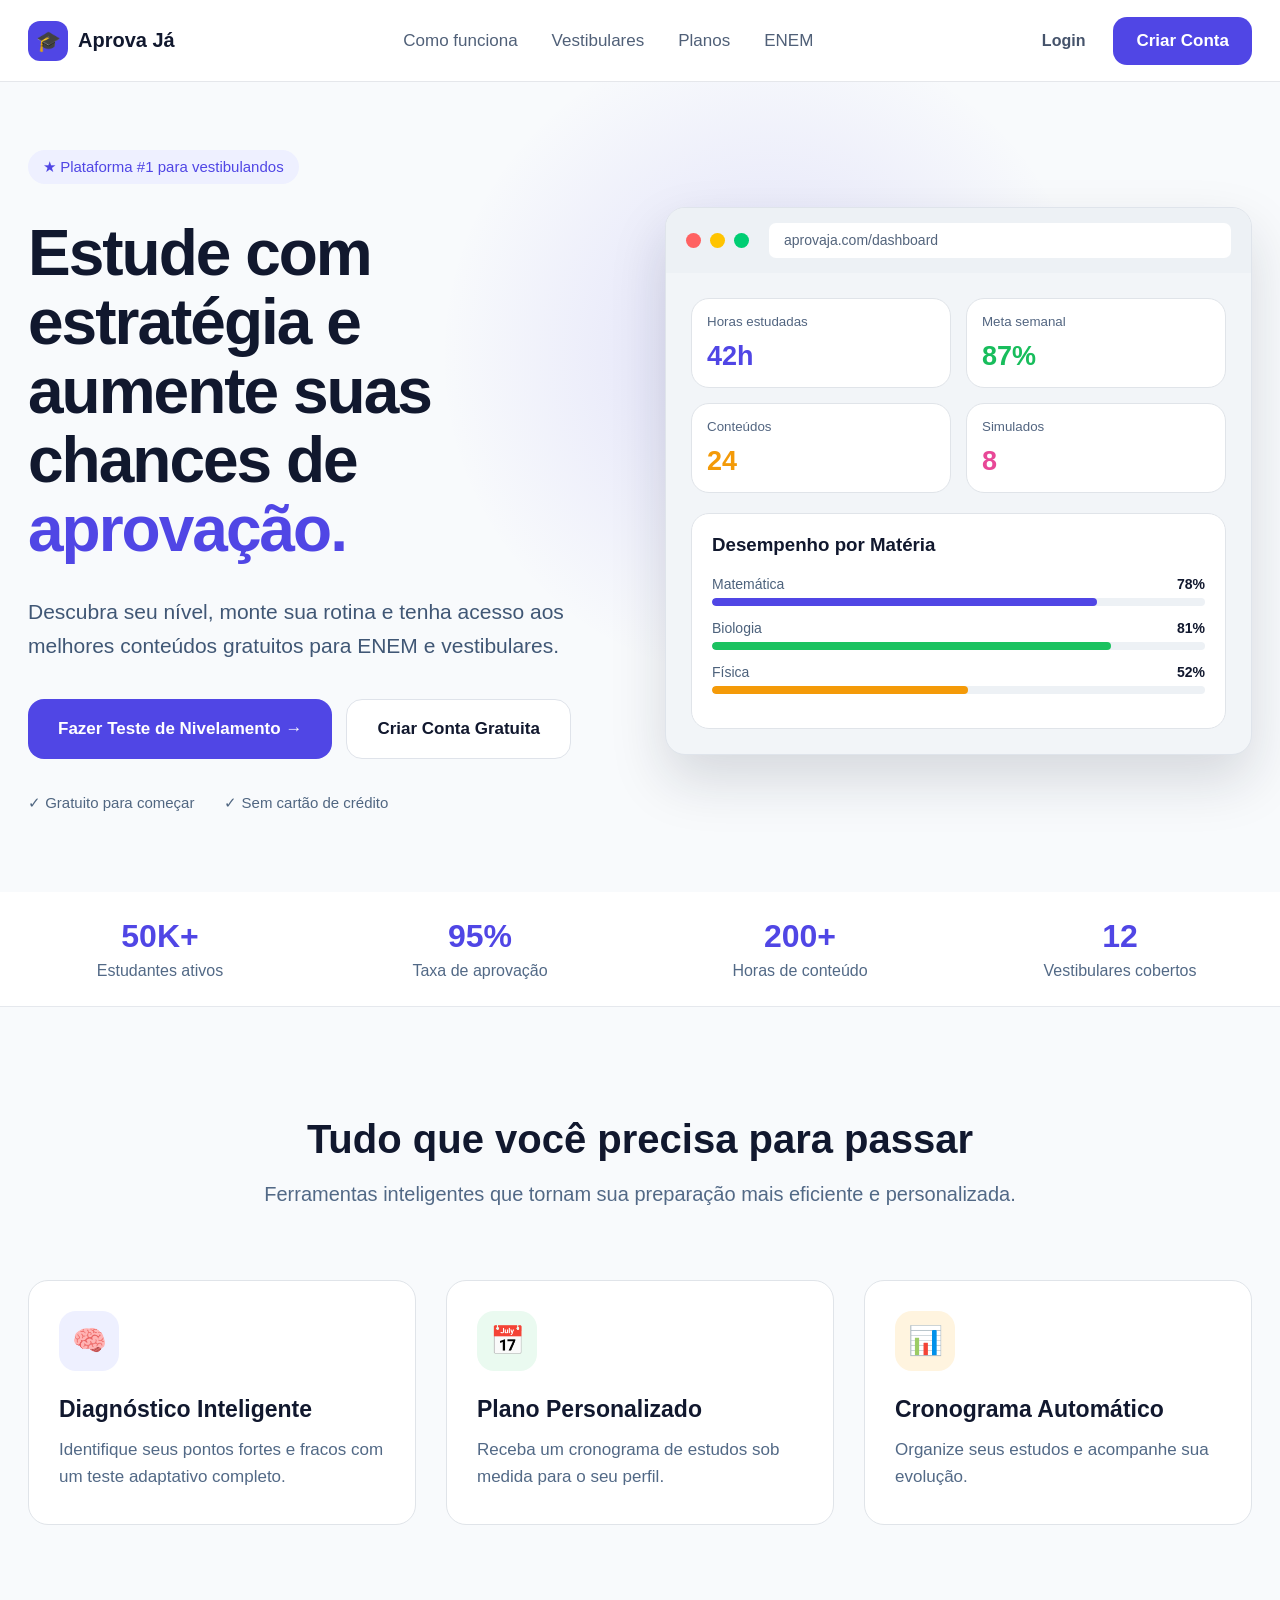
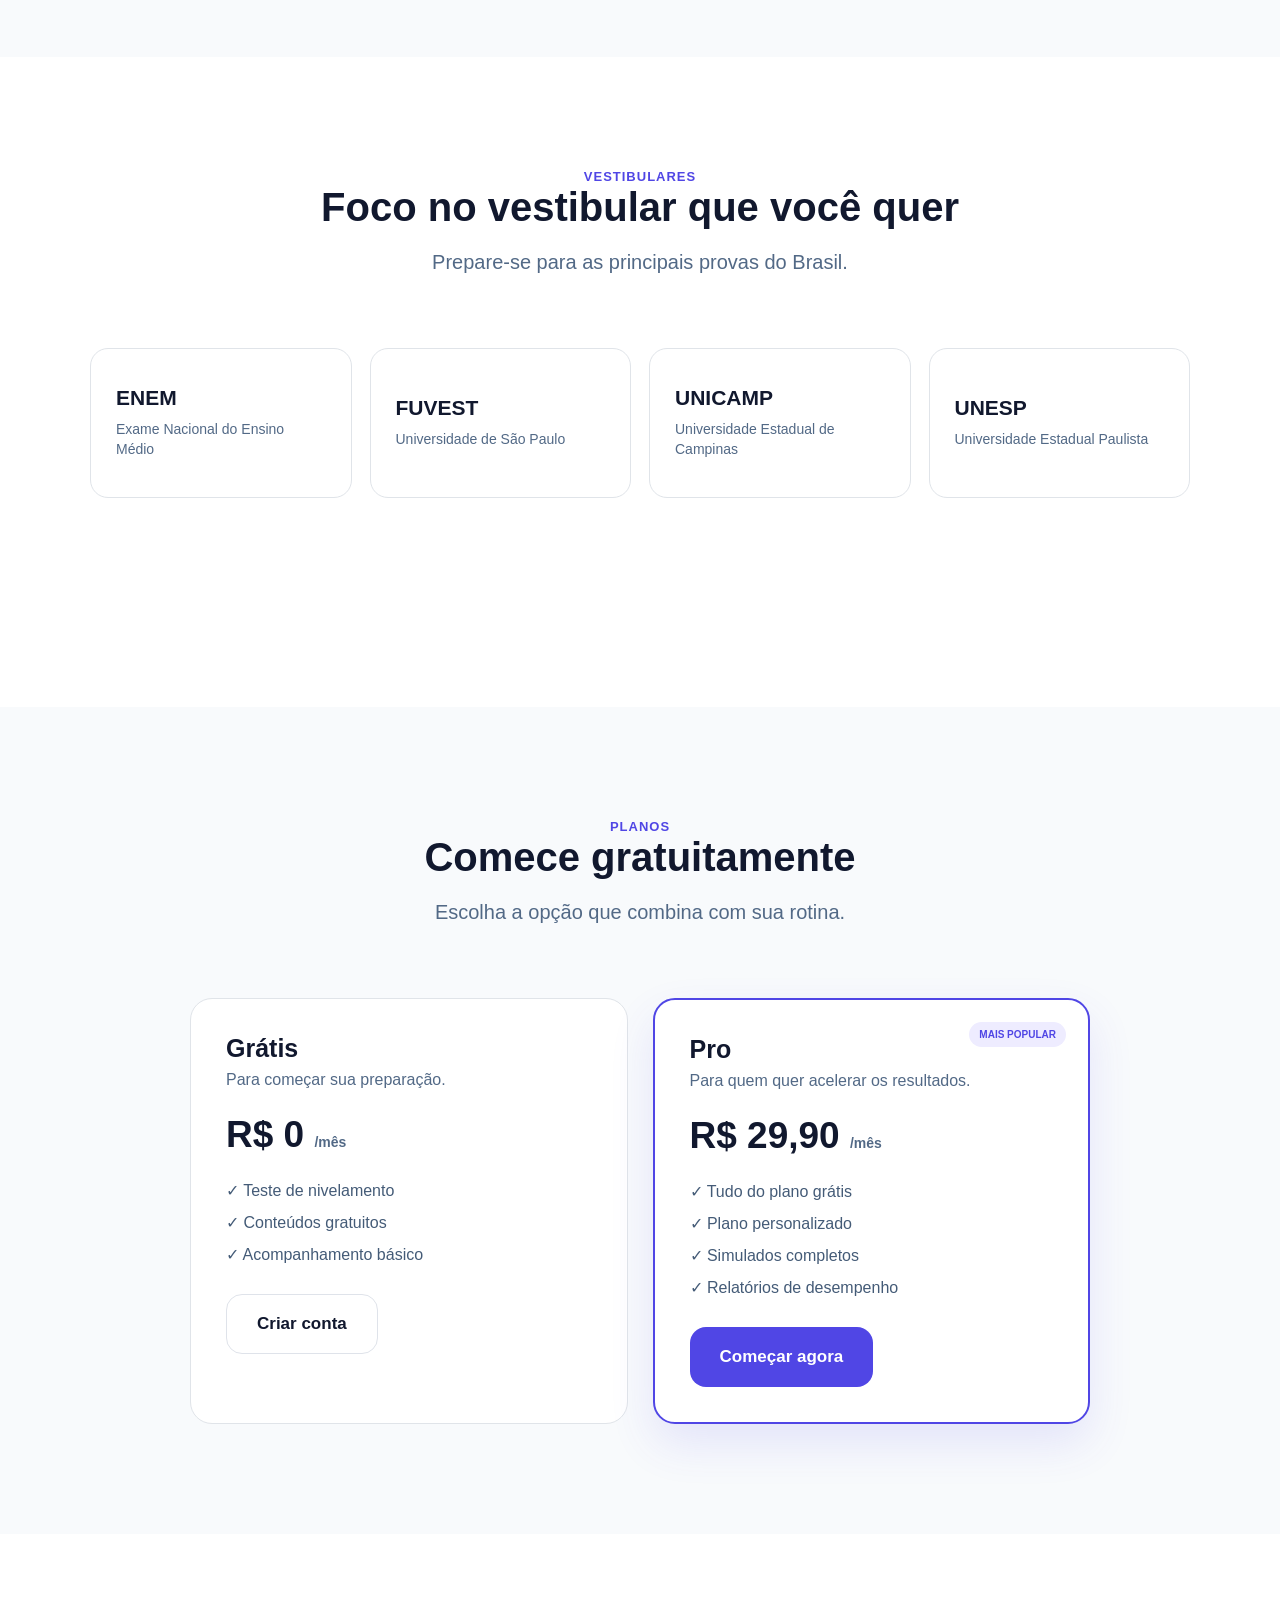
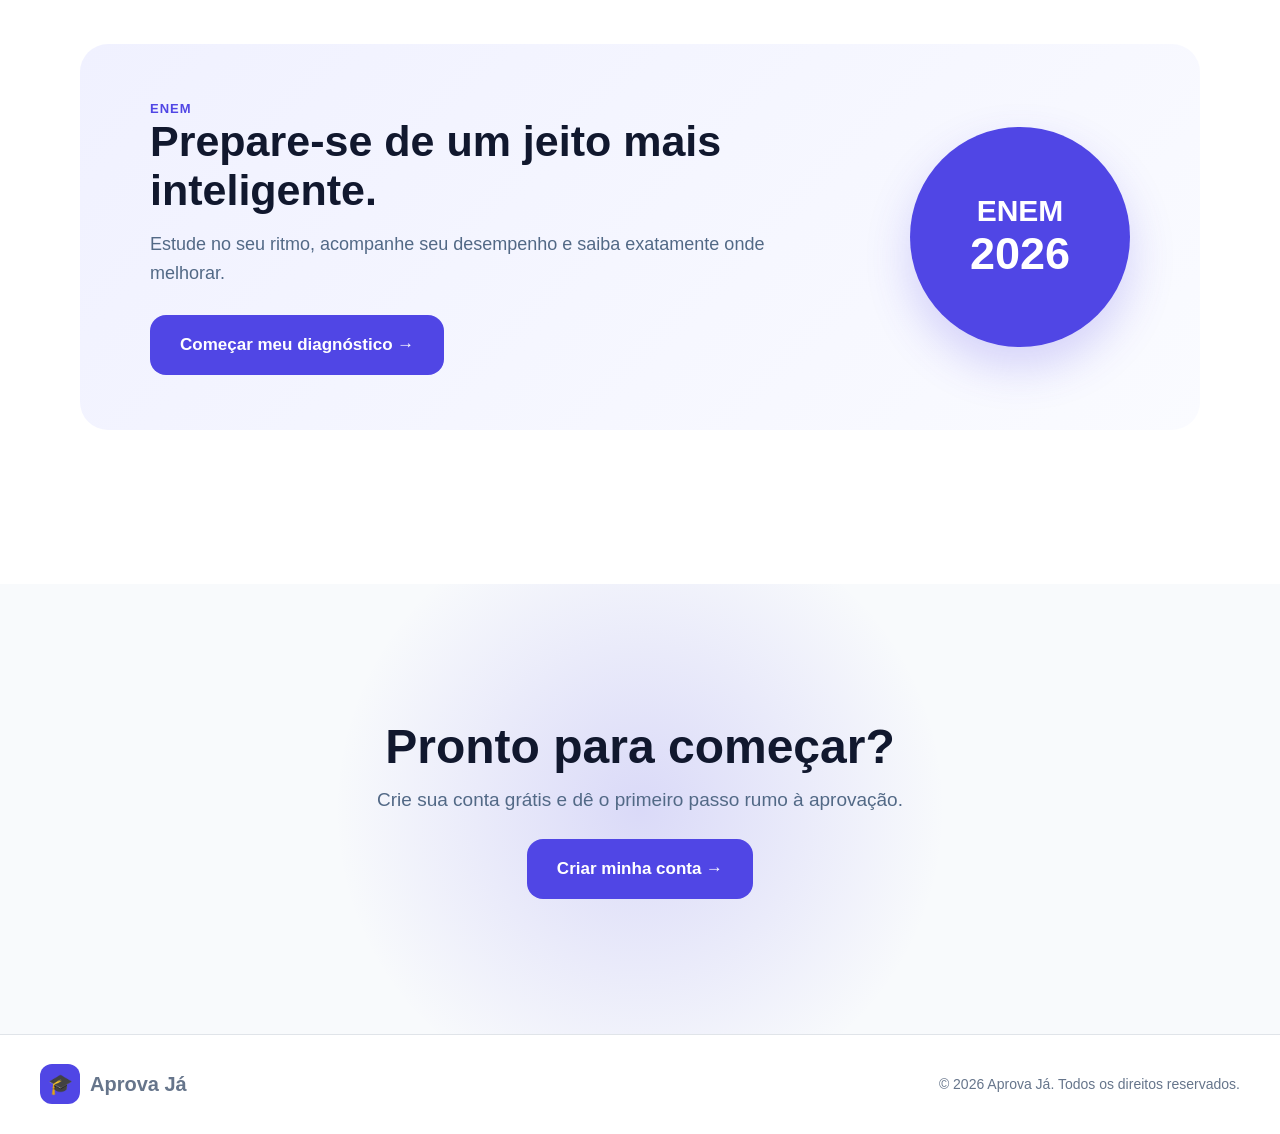
<file: index.html>
<!DOCTYPE html>
<html lang="pt-BR">
<head>
    <meta charset="UTF-8">
    <meta name="viewport" content="width=device-width, initial-scale=1.0">

    <title>Aprova Já</title>

    <link rel="stylesheet" href="style.css">
</head>

<body>

    <!-- CABEÇALHO -->
    <header class="header">

        <a href="#inicio" class="logo">
            <span class="logo-icon">🎓</span>
            <strong>Aprova Já</strong>
        </a>

        <nav>
            <a href="#como-funciona">Como funciona</a>
            <a href="#vestibulares">Vestibulares</a>
            <a href="#planos">Planos</a>
            <a href="#enem">ENEM</a>
        </nav>

        <div class="acoes">
            <a href="#login" class="login">Login</a>
            <a href="#cadastro" class="botao pequeno">
                Criar Conta
            </a>
        </div>

    </header>


    <!-- PRIMEIRA TELA -->
    <section id="inicio" class="hero">

        <div class="hero-text">

            <div class="badge">
                ★ Plataforma #1 para vestibulandos
            </div>

            <h1>
                Estude com estratégia
                e aumente suas chances de
                <span>aprovação.</span>
            </h1>

            <p>
                Descubra seu nível, monte sua rotina e tenha acesso aos
                melhores conteúdos gratuitos para ENEM e vestibulares.
            </p>

            <div class="botoes">

                <a href="login.html" class="botao">
                    Fazer Teste de Nivelamento →
                </a>

                <a href="conta.html" class="botao secundario">
                    Criar Conta Gratuita
                </a>

            </div>

            <div class="beneficios">
                <span>✓ Gratuito para começar</span>
                <span>✓ Sem cartão de crédito</span>
            </div>

        </div>


        <!-- DASHBOARD -->
        <div class="dashboard">

            <div class="browser">

                <div class="bolinhas">
                    <span></span>
                    <span></span>
                    <span></span>
                </div>

                <div class="barra">
                    aprovaja.com/dashboard
                </div>

            </div>


            <div class="dashboard-conteudo">

                <div class="cards">

                    <div class="card">
                        <small>Horas estudadas</small>
                        <strong class="roxo">42h</strong>
                    </div>

                    <div class="card">
                        <small>Meta semanal</small>
                        <strong class="verde">87%</strong>
                    </div>

                    <div class="card">
                        <small>Conteúdos</small>
                        <strong class="laranja">24</strong>
                    </div>

                    <div class="card">
                        <small>Simulados</small>
                        <strong class="rosa">8</strong>
                    </div>

                </div>


                <div class="desempenho">

                    <h3>Desempenho por Matéria</h3>

                    <div class="materia">
                        <div>
                            <span>Matemática</span>
                            <b>78%</b>
                        </div>

                        <div class="barra-progresso">
                            <span style="width:78%"></span>
                        </div>
                    </div>


                    <div class="materia">
                        <div>
                            <span>Biologia</span>
                            <b>81%</b>
                        </div>

                        <div class="barra-progresso verde-barra">
                            <span style="width:81%"></span>
                        </div>
                    </div>


                    <div class="materia">
                        <div>
                            <span>Física</span>
                            <b>52%</b>
                        </div>

                        <div class="barra-progresso laranja-barra">
                            <span style="width:52%"></span>
                        </div>
                    </div>

                </div>

            </div>

        </div>

    </section>


    <!-- NÚMEROS -->
    <section class="numeros">

        <div>
            <strong>50K+</strong>
            <span>Estudantes ativos</span>
        </div>

        <div>
            <strong>95%</strong>
            <span>Taxa de aprovação</span>
        </div>

        <div>
            <strong>200+</strong>
            <span>Horas de conteúdo</span>
        </div>

        <div>
            <strong>12</strong>
            <span>Vestibulares cobertos</span>
        </div>

    </section>


    <!-- COMO FUNCIONA -->
    <section id="como-funciona" class="secao">

        <div class="titulo">

            <h2>
                Tudo que você precisa para passar
            </h2>

            <p>
                Ferramentas inteligentes que tornam sua preparação
                mais eficiente e personalizada.
            </p>

        </div>


        <div class="recursos">

            <div class="recurso">

                <div class="icone roxo-bg">🧠</div>

                <h3>Diagnóstico Inteligente</h3>

                <p>
                    Identifique seus pontos fortes e fracos
                    com um teste adaptativo completo.
                </p>

            </div>


            <div class="recurso">

                <div class="icone verde-bg">📅</div>

                <h3>Plano Personalizado</h3>

                <p>
                    Receba um cronograma de estudos sob
                    medida para o seu perfil.
                </p>

            </div>


            <div class="recurso">

                <div class="icone laranja-bg">📊</div>

                <h3>Cronograma Automático</h3>

                <p>
                    Organize seus estudos e acompanhe
                    sua evolução.
                </p>

            </div>

        </div>

    </section>


    <!-- VESTIBULARES -->
    <section id="vestibulares" class="secao vestibulares">

        <div class="titulo">

            <span class="mini-titulo">
                VESTIBULARES
            </span>

            <h2>
                Foco no vestibular que você quer
            </h2>

            <p>
                Prepare-se para as principais provas do Brasil.
            </p>

        </div>


        <div class="provas">

            <div class="prova">
                <strong>ENEM</strong>
                <span>Exame Nacional do Ensino Médio</span>
            </div>

            <div class="prova">
                <strong>FUVEST</strong>
                <span>Universidade de São Paulo</span>
            </div>

            <div class="prova">
                <strong>UNICAMP</strong>
                <span>Universidade Estadual de Campinas</span>
            </div>

            <div class="prova">
                <strong>UNESP</strong>
                <span>Universidade Estadual Paulista</span>
            </div>

        </div>

    </section>


    <!-- PLANOS -->
    <section id="planos" class="secao planos">

        <div class="titulo">

            <span class="mini-titulo">
                PLANOS
            </span>

            <h2>
                Comece gratuitamente
            </h2>

            <p>
                Escolha a opção que combina com sua rotina.
            </p>

        </div>


        <div class="planos-container">

            <div class="plano">

                <h3>Grátis</h3>

                <p>
                    Para começar sua preparação.
                </p>

                <h4>R$ 0 <small>/mês</small></h4>

                <ul>
                    <li>✓ Teste de nivelamento</li>
                    <li>✓ Conteúdos gratuitos</li>
                    <li>✓ Acompanhamento básico</li>
                </ul>

                <a href="#cadastro" class="botao secundario">
                    Criar conta
                </a>

            </div>


            <div class="plano destaque">

                <span class="popular">
                    MAIS POPULAR
                </span>

                <h3>Pro</h3>

                <p>
                    Para quem quer acelerar os resultados.
                </p>

                <h4>
                    R$ 29,90 <small>/mês</small>
                </h4>

                <ul>
                    <li>✓ Tudo do plano grátis</li>
                    <li>✓ Plano personalizado</li>
                    <li>✓ Simulados completos</li>
                    <li>✓ Relatórios de desempenho</li>
                </ul>

                <a href="#cadastro" class="botao">
                    Começar agora
                </a>

            </div>

        </div>

    </section>


    <!-- ENEM -->
    <section id="enem" class="secao">

        <div class="enem">

            <div>

                <span class="mini-titulo">
                    ENEM
                </span>

                <h2>
                    Prepare-se de um jeito mais inteligente.
                </h2>

                <p>
                    Estude no seu ritmo, acompanhe seu desempenho
                    e saiba exatamente onde melhorar.
                </p>

                <a href="#teste" class="botao">
                    Começar meu diagnóstico →
                </a>

            </div>


            <div class="enem-circulo">

                <strong>ENEM</strong>
                <span>2026</span>

            </div>

        </div>

    </section>


    <!-- CADASTRO -->
    <section id="cadastro" class="cadastro">

        <h2>
            Pronto para começar?
        </h2>

        <p>
            Crie sua conta grátis e dê o primeiro passo rumo à aprovação.
        </p>

        <a href="#inicio" class="botao">
            Criar minha conta →
        </a>

    </section>


    <!-- RODAPÉ -->
    <footer>

        <div class="logo">
            <span class="logo-icon">🎓</span>
            <strong>Aprova Já</strong>
        </div>

        <span>
            © 2026 Aprova Já. Todos os direitos reservados.
        </span>

    </footer>


    <script src="script.js"></script>

</body>
</html>
</file>
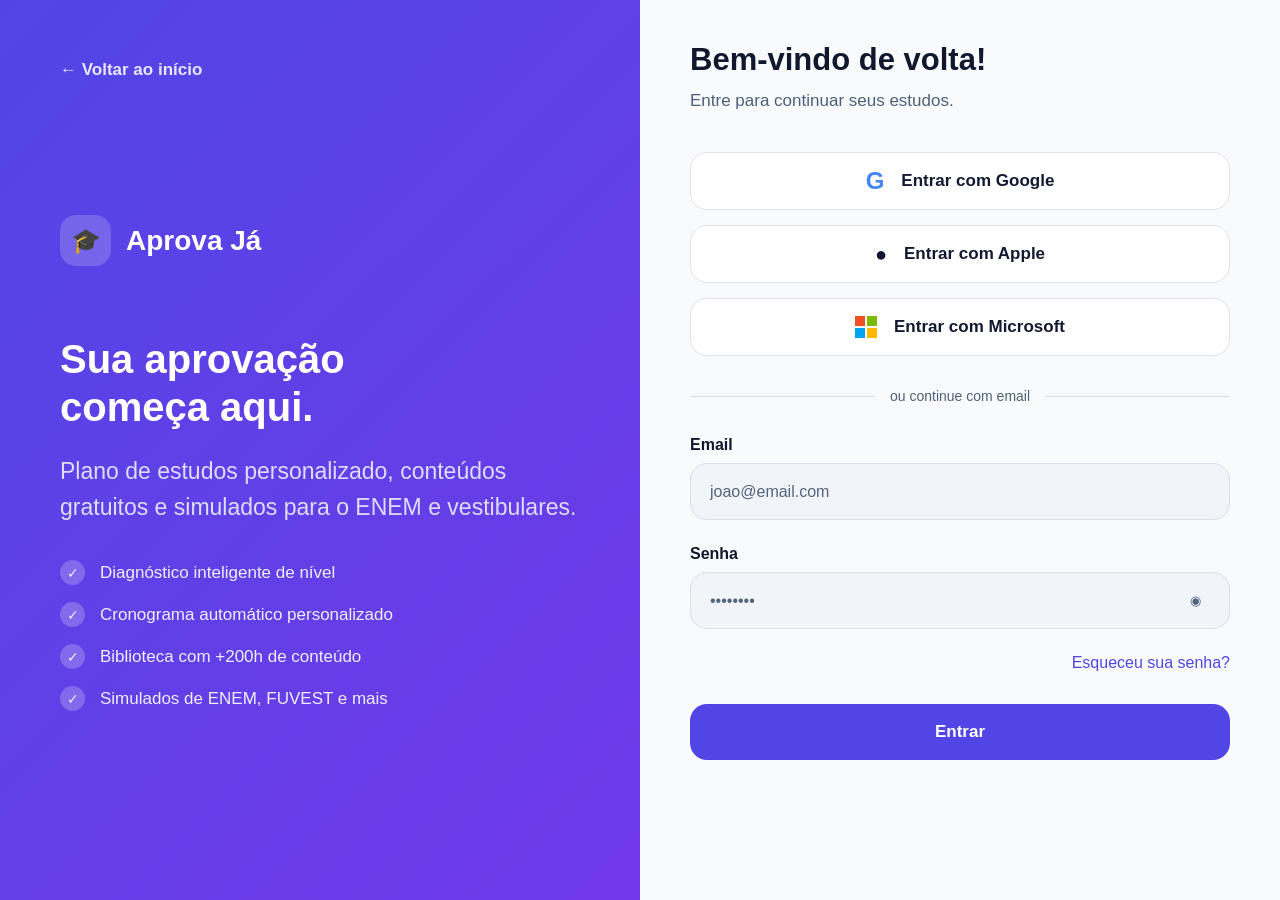
<file: conta.html>
<!DOCTYPE html>
<html lang="pt-BR">

<head>

    <meta charset="UTF-8">

    <meta
        name="viewport"
        content="width=device-width, initial-scale=1.0"
    >

    <title>Conta - Aprova Já</title>

    <link rel="stylesheet" href="conta.css">

</head>


<body>

    <main class="pagina-login">


        <!-- LADO ESQUERDO -->

        <section class="lado-esquerdo">

            <a href="index.html" class="voltar">
                ← Voltar ao início
            </a>


            <div class="marca">

                <div class="icone-logo">
                    🎓
                </div>

                <strong>
                    Aprova Já
                </strong>

            </div>


            <div class="apresentacao">

                <h1>
                    Sua aprovação
                    <br>
                    começa aqui.
                </h1>


                <p>
                    Plano de estudos personalizado,
                    conteúdos gratuitos e simulados
                    para o ENEM e vestibulares.
                </p>


                <div class="beneficios">

                    <div>
                        <span>✓</span>
                        Diagnóstico inteligente de nível
                    </div>

                    <div>
                        <span>✓</span>
                        Cronograma automático personalizado
                    </div>

                    <div>
                        <span>✓</span>
                        Biblioteca com +200h de conteúdo
                    </div>

                    <div>
                        <span>✓</span>
                        Simulados de ENEM, FUVEST e mais
                    </div>

                </div>

            </div>

        </section>



        <!-- LADO DIREITO -->

        <section class="lado-direito">

            <div class="login-container">


                <h2>
                    Bem-vindo de volta!
                </h2>


                <p class="subtitulo">
                    Entre para continuar seus estudos.
                </p>



                <!-- GOOGLE -->

                <button class="login-social">

                    <span class="google">
                        G
                    </span>

                    Entrar com Google

                </button>



                <!-- APPLE -->

                <button class="login-social">

                    <span class="apple">
                        ●
                    </span>

                    Entrar com Apple

                </button>



                <!-- MICROSOFT -->

                <button class="login-social">

                    <span class="microsoft">

                        <i></i>
                        <i></i>
                        <i></i>
                        <i></i>

                    </span>

                    Entrar com Microsoft

                </button>



                <!-- DIVISOR -->

                <div class="divisor">

                    <span></span>

                    <p>
                        ou continue com email
                    </p>

                    <span></span>

                </div>



                <!-- FORMULÁRIO -->

                <form id="formLogin">


                    <label for="email">
                        Email
                    </label>


                    <input
                        type="email"
                        id="email"
                        placeholder="joao@email.com"
                        required
                    >



                    <label for="senha">
                        Senha
                    </label>


                    <div class="senha-container">

                        <input
                            type="password"
                            id="senha"
                            placeholder="••••••••"
                            required
                        >

                        <button
                            type="button"
                            id="mostrarSenha"
                        >
                            ◉
                        </button>

                    </div>



                    <div class="esqueci">

                        <a href="#">
                            Esqueceu sua senha?
                        </a>

                    </div>



                    <button
                        type="submit"
                        class="botao-entrar"
                    >
                        Entrar
                    </button>


                    <p id="mensagem"></p>

                </form>

            </div>

        </section>

    </main>


    <script src="conta.js"></script>

</body>

</html>
</file>
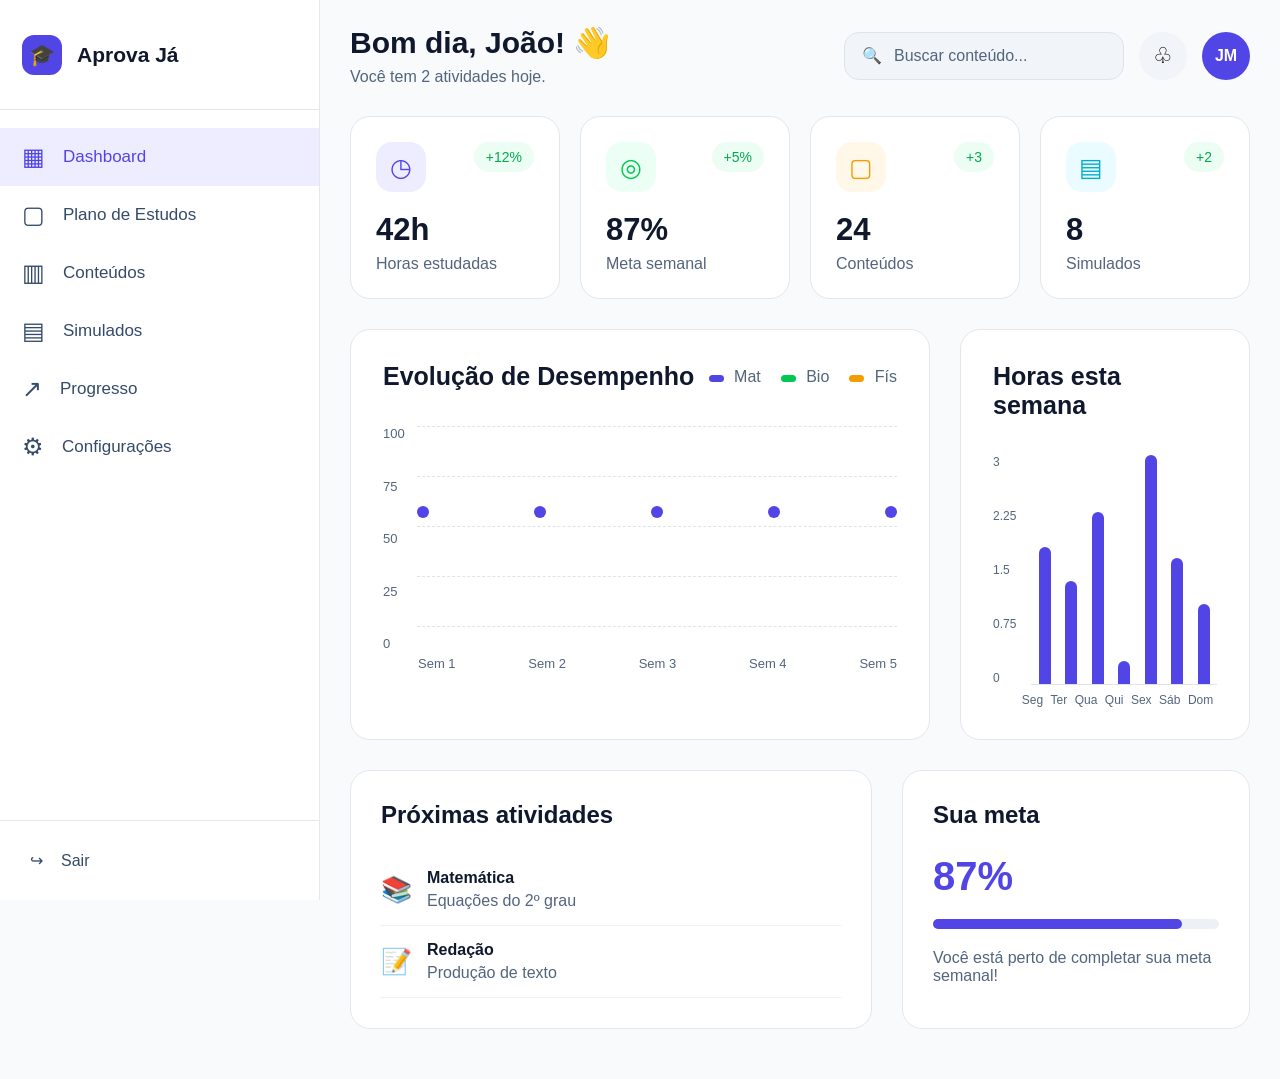
<file: dashboard.html>
<!DOCTYPE html>
<html lang="pt-BR">

<head>
    <meta charset="UTF-8">
    <meta name="viewport" content="width=device-width, initial-scale=1.0">

    <title>Dashboard | Aprova Já</title>

    <link rel="stylesheet" href="dashboard.css">
</head>

<body>

    <!-- MENU LATERAL -->

    <aside class="sidebar">

        <div class="logo">
            <div class="icone-logo">🎓</div>
            <strong>Aprova Já</strong>
        </div>

        <nav>

            <a href="#" class="menu ativo">
                <span>▦</span>
                Dashboard
            </a>

            <a href="#" class="menu">
                <span>▢</span>
                Plano de Estudos
            </a>

            <a href="#" class="menu">
                <span>▥</span>
                Conteúdos
            </a>

            <a href="#" class="menu">
                <span>▤</span>
                Simulados
            </a>

            <a href="#" class="menu">
                <span>↗</span>
                Progresso
            </a>

            <a href="#" class="menu">
                <span>⚙</span>
                Configurações
            </a>

        </nav>

        <a href="#" class="sair">
            <span>↪</span>
            Sair
        </a>

    </aside>


    <!-- CONTEÚDO PRINCIPAL -->

    <main class="conteudo">

        <!-- CABEÇALHO -->

        <header class="topo">

            <div>
                <h1>Bom dia, João! 👋</h1>
                <p>Você tem 2 atividades hoje.</p>
            </div>

            <div class="acoes">

                <div class="busca">
                    🔍
                    <span>Buscar conteúdo...</span>
                </div>

                <button class="notificacao">
                    ♧
                    <span></span>
                </button>

                <div class="perfil">
                    JM
                </div>

            </div>

        </header>


        <!-- CARDS -->

        <section class="cards">

            <div class="card">

                <div class="icone-card roxo">
                    ◷
                </div>

                <span class="variacao">+12%</span>

                <strong>42h</strong>

                <p>Horas estudadas</p>

            </div>


            <div class="card">

                <div class="icone-card verde">
                    ◎
                </div>

                <span class="variacao">+5%</span>

                <strong>87%</strong>

                <p>Meta semanal</p>

            </div>


            <div class="card">

                <div class="icone-card laranja">
                    ▢
                </div>

                <span class="variacao">+3</span>

                <strong>24</strong>

                <p>Conteúdos</p>

            </div>


            <div class="card">

                <div class="icone-card azul">
                    ▤
                </div>

                <span class="variacao">+2</span>

                <strong>8</strong>

                <p>Simulados</p>

            </div>

        </section>


        <!-- GRÁFICOS -->

        <section class="graficos">

            <div class="grafico grande">

                <div class="titulo-grafico">

                    <h2>Evolução de Desempenho</h2>

                    <div class="legenda">

                        <span>
                            <i class="mat"></i>
                            Mat
                        </span>

                        <span>
                            <i class="bio"></i>
                            Bio
                        </span>

                        <span>
                            <i class="fis"></i>
                            Fís
                        </span>

                    </div>

                </div>


                <div class="grafico-area">

                    <div class="numeros">
                        <span>100</span>
                        <span>75</span>
                        <span>50</span>
                        <span>25</span>
                        <span>0</span>
                    </div>

                    <div class="grafico-linhas">

                        <div class="linha"></div>
                        <div class="linha"></div>
                        <div class="linha"></div>
                        <div class="linha"></div>
                        <div class="linha"></div>

                        <div class="curva">
                            <span></span>
                            <span></span>
                            <span></span>
                            <span></span>
                            <span></span>
                        </div>

                    </div>

                </div>


                <div class="semanas">
                    <span>Sem 1</span>
                    <span>Sem 2</span>
                    <span>Sem 3</span>
                    <span>Sem 4</span>
                    <span>Sem 5</span>
                </div>

            </div>


            <!-- HORAS -->

            <div class="grafico horas">

                <h2>Horas esta semana</h2>

                <div class="grafico-horas">

                    <div class="horas-linhas">
                        <span>3</span>
                        <span>2.25</span>
                        <span>1.5</span>
                        <span>0.75</span>
                        <span>0</span>
                    </div>

                    <div class="barras">

                        <div style="height: 60%"></div>
                        <div style="height: 45%"></div>
                        <div style="height: 75%"></div>
                        <div style="height: 10%"></div>
                        <div style="height: 100%"></div>
                        <div style="height: 55%"></div>
                        <div style="height: 35%"></div>

                    </div>

                </div>

                <div class="dias">
                    <span>Seg</span>
                    <span>Ter</span>
                    <span>Qua</span>
                    <span>Qui</span>
                    <span>Sex</span>
                    <span>Sáb</span>
                    <span>Dom</span>
                </div>

            </div>

        </section>


        <!-- PARTE DE BAIXO -->

        <section class="parte-baixo">

            <div class="atividade">
                <h2>Próximas atividades</h2>

                <div class="atividade-item">
                    <span>📚</span>
                    <div>
                        <strong>Matemática</strong>
                        <p>Equações do 2º grau</p>
                    </div>
                </div>

                <div class="atividade-item">
                    <span>📝</span>
                    <div>
                        <strong>Redação</strong>
                        <p>Produção de texto</p>
                    </div>
                </div>

            </div>


            <div class="meta">
                <h2>Sua meta</h2>

                <strong>87%</strong>

                <div class="barra-meta">
                    <div></div>
                </div>

                <p>Você está perto de completar sua meta semanal!</p>
            </div>

        </section>

    </main>

</body>

</html>
</file>
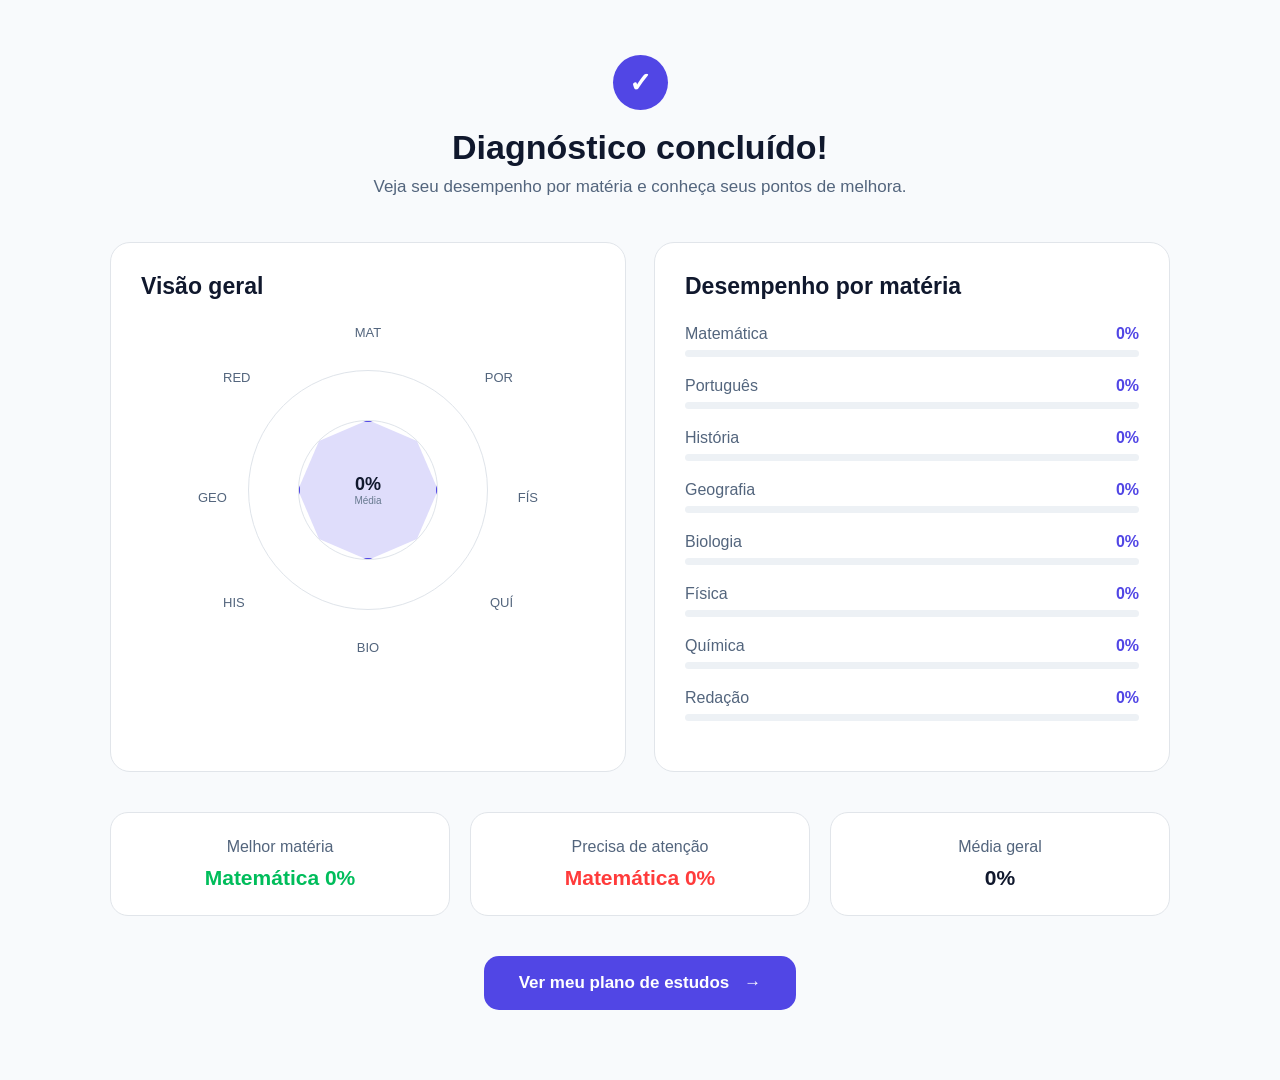
<file: diagnostico.html>
<!DOCTYPE html>
<html lang="pt-BR">

<head>

    <meta charset="UTF-8">

    <meta
        name="viewport"
        content="width=device-width, initial-scale=1.0"
    >

    <title>Diagnóstico | Aprova Já</title>

    <link rel="stylesheet" href="diagnostico.css">

</head>

<body>

    <main class="pagina-diagnostico">

        <!-- TÍTULO -->

        <section class="cabecalho-diagnostico">

            <div class="icone-check">
                ✓
            </div>

            <h1>
                Diagnóstico concluído!
            </h1>

            <p>
                Veja seu desempenho por matéria e conheça seus pontos de melhora.
            </p>

        </section>


        <!-- DESEMPENHO -->

        <section class="grid-desempenho">


            <!-- VISÃO GERAL -->

            <div class="card visao-geral">

                <h2>
                    Visão geral
                </h2>

                <div class="grafico">

                    <div class="grafico-centro">
                        <strong id="mediaGrafico">0%</strong>
                        <span>Média</span>
                    </div>

                    <div class="eixo eixo-top">
                        MAT
                    </div>

                    <div class="eixo eixo-right-top">
                        POR
                    </div>

                    <div class="eixo eixo-right">
                        FÍS
                    </div>

                    <div class="eixo eixo-bottom-right">
                        QUÍ
                    </div>

                    <div class="eixo eixo-bottom">
                        BIO
                    </div>

                    <div class="eixo eixo-bottom-left">
                        HIS
                    </div>

                    <div class="eixo eixo-left">
                        GEO
                    </div>

                    <div class="eixo eixo-left-top">
                        RED
                    </div>

                    <div
                        class="area-grafico"
                        id="areaGrafico"
                    ></div>

                </div>

            </div>


            <!-- DESEMPENHO POR MATÉRIA -->

            <div class="card materias">

                <h2>
                    Desempenho por matéria
                </h2>

                <div id="listaMaterias"></div>

            </div>

        </section>


        <!-- RESUMO -->

        <section class="resumo">

            <div class="resumo-card">

                <span>
                    Melhor matéria
                </span>

                <strong
                    id="melhorMateria"
                    class="verde"
                >
                    -
                </strong>

            </div>


            <div class="resumo-card">

                <span>
                    Precisa de atenção
                </span>

                <strong
                    id="piorMateria"
                    class="vermelho"
                >
                    -
                </strong>

            </div>


            <div class="resumo-card">

                <span>
                    Média geral
                </span>

                <strong id="mediaGeral">
                    -
                </strong>

            </div>

        </section>


        <!-- BOTÃO -->

        <button
            class="plano"
            onclick="irParaPlano()"
        >

            Ver meu plano de estudos

            <span>
                →
            </span>

        </button>

    </main>


    <script src="diagnostico.js"></script>

</body>

</html>
</file>
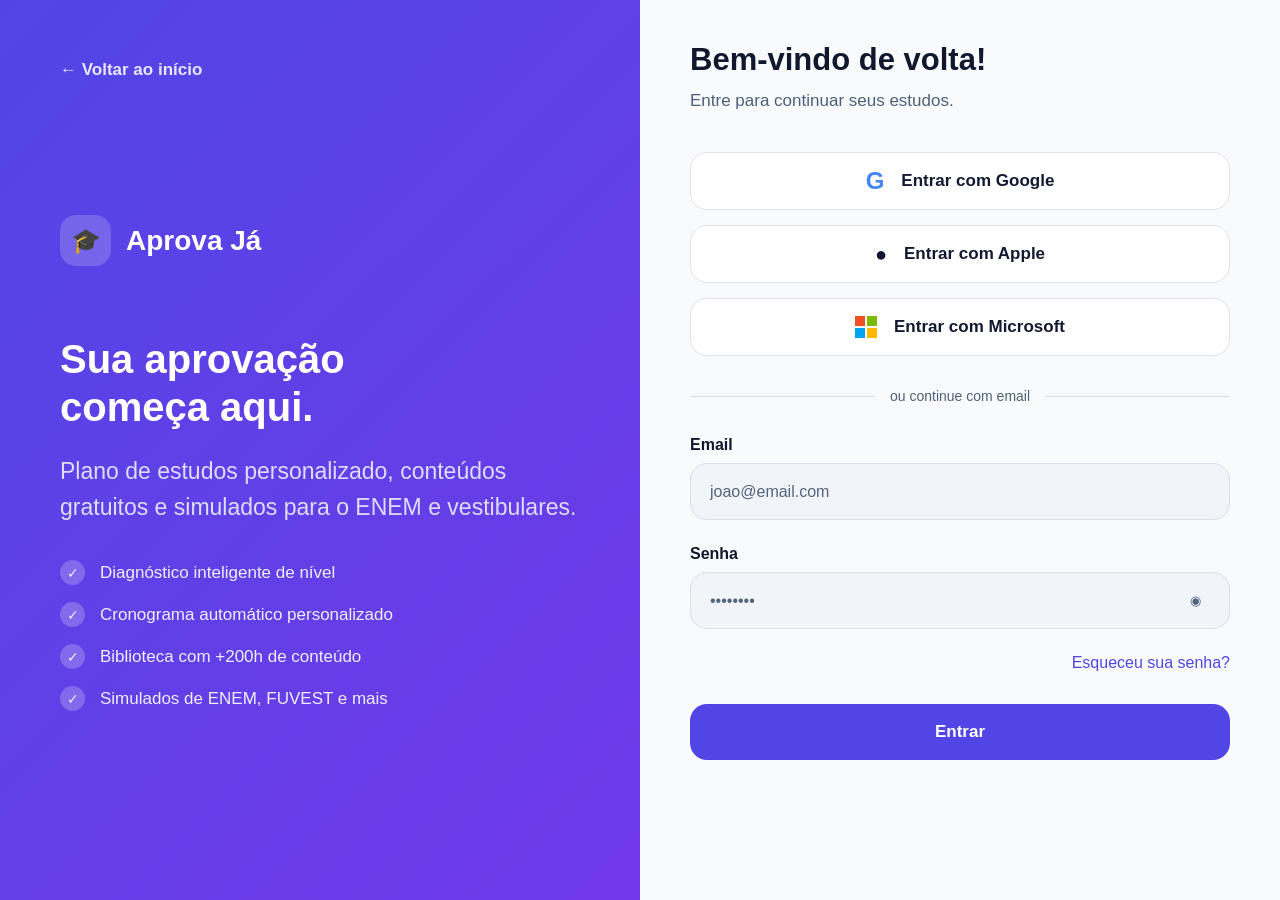
<file: login.html>
<!DOCTYPE html>
<html lang="pt-BR">

<head>

    <meta charset="UTF-8">

    <meta
        name="viewport"
        content="width=device-width, initial-scale=1.0"
    >

    <title>Login - Aprova Já</title>

    <link rel="stylesheet" href="login.css">

</head>


<body>

    <main class="pagina-login">


        <!-- LADO ESQUERDO -->

        <section class="lado-esquerdo">

            <a href="index.html" class="voltar">
                ← Voltar ao início
            </a>


            <div class="marca">

                <div class="icone-logo">
                    🎓
                </div>

                <strong>
                    Aprova Já
                </strong>

            </div>


            <div class="apresentacao">

                <h1>
                    Sua aprovação
                    <br>
                    começa aqui.
                </h1>


                <p>
                    Plano de estudos personalizado,
                    conteúdos gratuitos e simulados
                    para o ENEM e vestibulares.
                </p>


                <div class="beneficios">

                    <div>
                        <span>✓</span>
                        Diagnóstico inteligente de nível
                    </div>

                    <div>
                        <span>✓</span>
                        Cronograma automático personalizado
                    </div>

                    <div>
                        <span>✓</span>
                        Biblioteca com +200h de conteúdo
                    </div>

                    <div>
                        <span>✓</span>
                        Simulados de ENEM, FUVEST e mais
                    </div>

                </div>

            </div>

        </section>



        <!-- LADO DIREITO -->

        <section class="lado-direito">

            <div class="login-container">


                <h2>
                    Bem-vindo de volta!
                </h2>


                <p class="subtitulo">
                    Entre para continuar seus estudos.
                </p>



                <!-- GOOGLE -->

                <button class="login-social">

                    <span class="google">
                        G
                    </span>

                    Entrar com Google

                </button>



                <!-- APPLE -->

                <button class="login-social">

                    <span class="apple">
                        ●
                    </span>

                    Entrar com Apple

                </button>



                <!-- MICROSOFT -->

                <button class="login-social">

                    <span class="microsoft">

                        <i></i>
                        <i></i>
                        <i></i>
                        <i></i>

                    </span>

                    Entrar com Microsoft

                </button>



                <!-- DIVISOR -->

                <div class="divisor">

                    <span></span>

                    <p>
                        ou continue com email
                    </p>

                    <span></span>

                </div>



                <!-- FORMULÁRIO -->

                <form id="formLogin">


                    <label for="email">
                        Email
                    </label>


                    <input
                        type="email"
                        id="email"
                        placeholder="joao@email.com"
                        required
                    >



                    <label for="senha">
                        Senha
                    </label>


                    <div class="senha-container">

                        <input
                            type="password"
                            id="senha"
                            placeholder="••••••••"
                            required
                        >

                        <button
                            type="button"
                            id="mostrarSenha"
                        >
                            ◉
                        </button>

                    </div>



                    <div class="esqueci">

                        <a href="#">
                            Esqueceu sua senha?
                        </a>

                    </div>



                    <button
                        type="submit"
                        class="botao-entrar"
                    >
                        Entrar
                    </button>


                    <p id="mensagem"></p>

                </form>

            </div>

        </section>

    </main>


    <script src="login.js"></script>

</body>

</html>
</file>
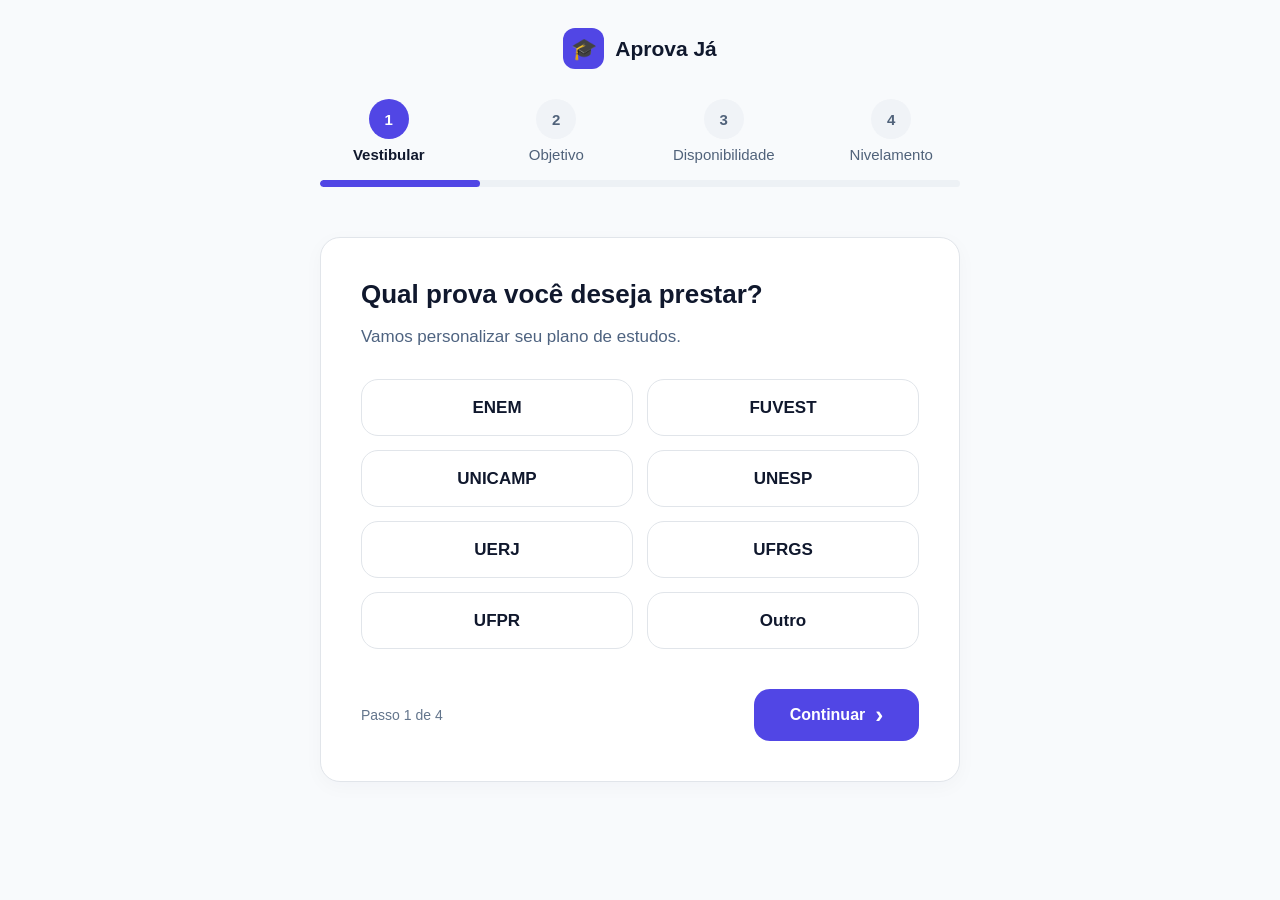
<file: nivelamento.html>
<!DOCTYPE html>
<html lang="pt-BR">

<head>

    <meta charset="UTF-8">

    <meta
        name="viewport"
        content="width=device-width, initial-scale=1.0"
    >

    <title>Teste de Nivelamento | Aprova Já</title>

    <link rel="stylesheet" href="nivelamento.css">

</head>


<body>

    <main class="pagina">

        <!-- LOGO -->

        <header class="logo">

            <div class="icone-logo">
                🎓
            </div>

            <strong>Aprova Já</strong>

        </header>


        <!-- INDICADOR DE ETAPAS -->

        <div class="etapas">

            <div class="etapa ativa" data-step="1">

                <div class="numero">
                    1
                </div>

                <span>
                    Vestibular
                </span>

            </div>


            <div class="etapa" data-step="2">

                <div class="numero">
                    2
                </div>

                <span>
                    Objetivo
                </span>

            </div>


            <div class="etapa" data-step="3">

                <div class="numero">
                    3
                </div>

                <span>
                    Disponibilidade
                </span>

            </div>


            <div class="etapa" data-step="4">

                <div class="numero">
                    4
                </div>

                <span>
                    Nivelamento
                </span>

            </div>

        </div>


        <!-- BARRA DE PROGRESSO -->

        <div class="progresso">

            <div
                class="progresso-preenchido"
                id="barraProgresso"
            ></div>

        </div>



        <!-- ==========================
             PASSO 1
        =========================== -->

        <section
            class="card passo ativo"
            id="passo1"
        >

            <h1>
                Qual prova você deseja prestar?
            </h1>

            <p class="descricao">
                Vamos personalizar seu plano de estudos.
            </p>


            <div class="opcoes">

                <button class="opcao" data-value="ENEM">
                    ENEM
                </button>

                <button class="opcao" data-value="FUVEST">
                    FUVEST
                </button>

                <button class="opcao" data-value="UNICAMP">
                    UNICAMP
                </button>

                <button class="opcao" data-value="UNESP">
                    UNESP
                </button>

                <button class="opcao" data-value="UERJ">
                    UERJ
                </button>

                <button class="opcao" data-value="UFRGS">
                    UFRGS
                </button>

                <button class="opcao" data-value="UFPR">
                    UFPR
                </button>

                <button class="opcao" data-value="Outro">
                    Outro
                </button>

            </div>


            <div class="rodape-card">

                <span>
                    Passo 1 de 4
                </span>

                <button
                    class="continuar"
                    id="continuar1"
                >
                    Continuar
                    <span>›</span>
                </button>

            </div>

        </section>



        <!-- ==========================
             PASSO 2
        =========================== -->

        <section
            class="card passo"
            id="passo2"
        >

            <h1>
                Qual é o seu objetivo?
            </h1>

            <p class="descricao">
                Isso nos ajuda a definir a intensidade do seu plano.
            </p>


            <div class="opcoes coluna">

                <button class="opcao" data-value="Aprovação em universidade pública federal">
                    Aprovação em universidade pública federal
                </button>

                <button class="opcao" data-value="Aprovação em universidade pública estadual">
                    Aprovação em universidade pública estadual
                </button>

                <button class="opcao" data-value="Bolsa no ProUni / SISU">
                    Bolsa no ProUni / SISU
                </button>

                <button class="opcao" data-value="Melhora de nota no ENEM">
                    Melhora de nota no ENEM
                </button>

                <button class="opcao" data-value="Ingresso em curso técnico">
                    Ingresso em curso técnico
                </button>

            </div>


            <div class="rodape-card">

                <button
                    class="voltar"
                    id="voltar2"
                >
                    Voltar
                </button>

                <button
                    class="continuar"
                    id="continuar2"
                >
                    Continuar
                    <span>›</span>
                </button>

            </div>

        </section>



        <!-- ==========================
             PASSO 3
        =========================== -->

        <section
            class="card passo"
            id="passo3"
        >

            <h1>
                Quantas horas por semana você pode estudar?
            </h1>

            <p class="descricao">
                Vamos criar um cronograma realista para você.
            </p>


            <div class="opcoes coluna">

                <button class="opcao" data-value="1–2h por semana">
                    1–2h por semana
                </button>

                <button class="opcao" data-value="3–5h por semana">
                    3–5h por semana
                </button>

                <button class="opcao" data-value="6–10h por semana">
                    6–10h por semana
                </button>

                <button class="opcao" data-value="10–15h por semana">
                    10–15h por semana
                </button>

                <button class="opcao" data-value="Mais de 15h por semana">
                    Mais de 15h por semana
                </button>

            </div>


            <div class="rodape-card">

                <button
                    class="voltar"
                    id="voltar3"
                >
                    Voltar
                </button>

                <button
                    class="continuar"
                    id="continuar3"
                >
                    Continuar
                    <span>›</span>
                </button>

            </div>

        </section>



        <!-- ==========================
             PASSO 4
        =========================== -->

        <section
            class="card final passo"
            id="passo4"
        >

            <div class="icone-final">
                ✓
            </div>


            <h1>
                Hora do teste de nivelamento!
            </h1>


            <p class="texto-final">

                Agora vamos descobrir seu nível em cada matéria
                com um diagnóstico rápido de 20 questões.
                Leva cerca de 15 minutos.

            </p>


            <!-- RESUMO -->

            <div class="resumo">

                <div class="resumo-item">

                    <span>
                        Vestibular
                    </span>

                    <strong id="resumoVestibular">
                        ENEM
                    </strong>

                </div>


                <div class="resumo-item">

                    <span>
                        Objetivo
                    </span>

                    <strong id="resumoObjetivo">
                        -
                    </strong>

                </div>


                <div class="resumo-item">

                    <span>
                        Disponibilidade
                    </span>

                    <strong id="resumoDisponibilidade">
                        -
                    </strong>

                </div>

            </div>


            <div class="rodape-card">

                <button
                    class="voltar"
                    id="voltar4"
                >
                    Voltar
                </button>


                <button
                    class="iniciar"
                    id="iniciarTeste"
                >
                    Iniciar Teste
                    <span>›</span>
                </button>

            </div>

        </section>


    </main>


    <script src="nivelamento.js"></script>

</body>

</html>
</file>
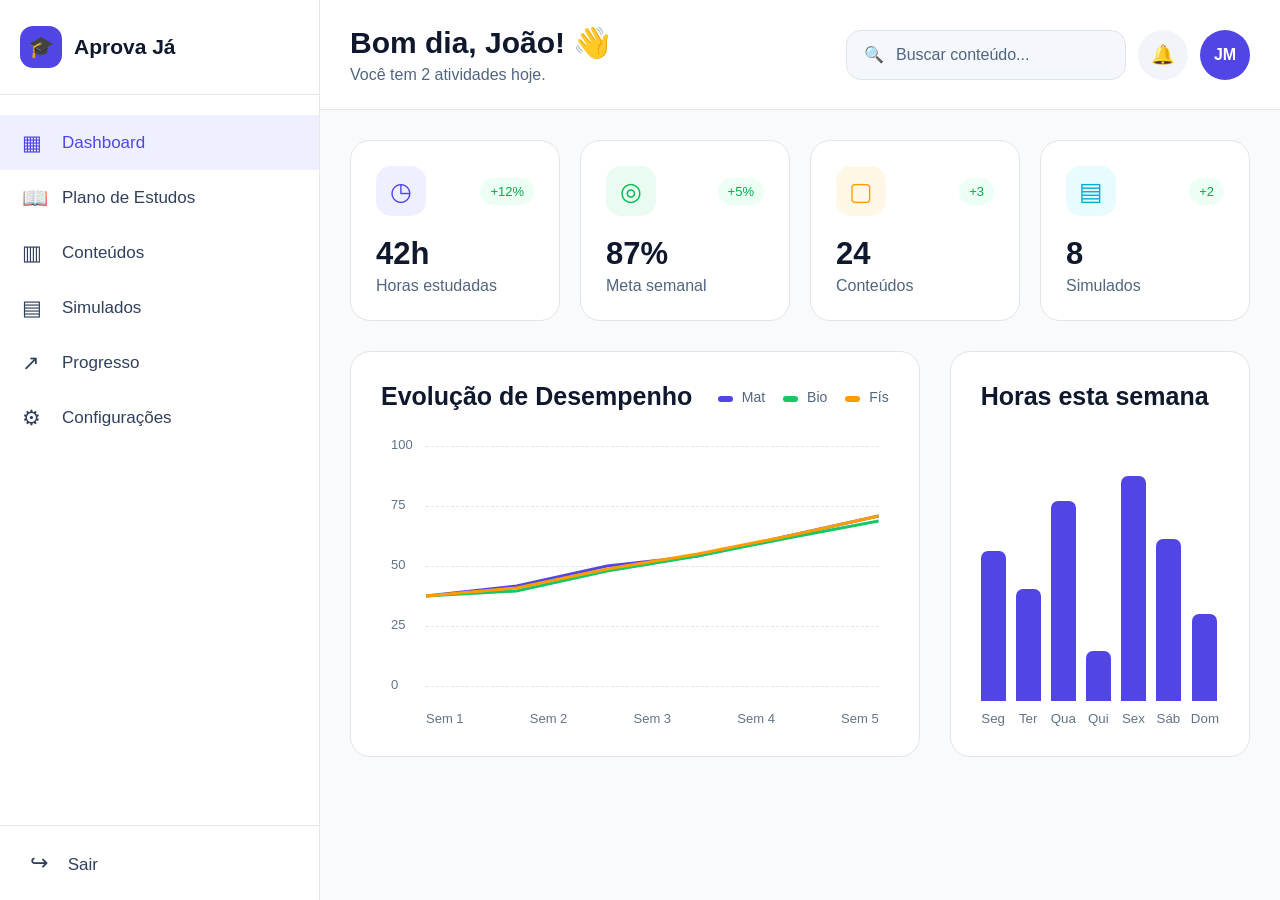
<file: plano.html>
<!DOCTYPE html>
<html lang="pt-BR">

<head>

    <meta charset="UTF-8">

    <meta
        name="viewport"
        content="width=device-width, initial-scale=1.0"
    >

    <title>Dashboard | Aprova Já</title>

    <link rel="stylesheet" href="plano.css">

</head>

<body>

    <!-- =========================
         MENU LATERAL
    ========================== -->

    <aside class="menu">

        <div class="logo">

            <div class="icone-logo">
                🎓
            </div>

            <strong>Aprova Já</strong>

        </div>


        <nav>

            <button class="menu-item ativo">
                <span>▦</span>
                Dashboard
            </button>

            <button class="menu-item">
                <span>📖</span>
                Plano de Estudos
            </button>

            <button class="menu-item">
                <span>▥</span>
                Conteúdos
            </button>

            <button class="menu-item">
                <span>▤</span>
                Simulados
            </button>

            <button class="menu-item">
                <span>↗</span>
                Progresso
            </button>

            <button class="menu-item">
                <span>⚙</span>
                Configurações
            </button>

        </nav>


        <button class="sair">
            <span>↪</span>
            Sair
        </button>

    </aside>


    <!-- =========================
         CONTEÚDO
    ========================== -->

    <main class="conteudo">


        <!-- CABEÇALHO -->

        <header class="cabecalho">

            <div>

                <h1>
                    Bom dia, João! 👋
                </h1>

                <p>
                    Você tem 2 atividades hoje.
                </p>

            </div>


            <div class="acoes">

                <div class="pesquisa">
                    🔍
                    <span>Buscar conteúdo...</span>
                </div>

                <button class="notificacao">
                    🔔
                </button>

                <div class="avatar">
                    JM
                </div>

            </div>

        </header>


        <!-- =========================
             CARDS
        ========================== -->

        <section class="cards">


            <div class="card">

                <div class="card-topo">

                    <div class="icone-card roxo">
                        ◷
                    </div>

                    <span class="variacao">
                        +12%
                    </span>

                </div>

                <strong>
                    42h
                </strong>

                <p>
                    Horas estudadas
                </p>

            </div>


            <div class="card">

                <div class="card-topo">

                    <div class="icone-card verde">
                        ◎
                    </div>

                    <span class="variacao">
                        +5%
                    </span>

                </div>

                <strong>
                    87%
                </strong>

                <p>
                    Meta semanal
                </p>

            </div>


            <div class="card">

                <div class="card-topo">

                    <div class="icone-card amarelo">
                        ▢
                    </div>

                    <span class="variacao">
                        +3
                    </span>

                </div>

                <strong>
                    24
                </strong>

                <p>
                    Conteúdos
                </p>

            </div>


            <div class="card">

                <div class="card-topo">

                    <div class="icone-card azul">
                        ▤
                    </div>

                    <span class="variacao">
                        +2
                    </span>

                </div>

                <strong>
                    8
                </strong>

                <p>
                    Simulados
                </p>

            </div>


        </section>


        <!-- =========================
             GRÁFICOS
        ========================== -->

        <section class="graficos">


            <!-- EVOLUÇÃO -->

            <div class="grafico-card grande">

                <div class="titulo-grafico">

                    <h2>
                        Evolução de Desempenho
                    </h2>

                    <div class="legenda">

                        <span>
                            <i class="mat"></i>
                            Mat
                        </span>

                        <span>
                            <i class="bio"></i>
                            Bio
                        </span>

                        <span>
                            <i class="fis"></i>
                            Fís
                        </span>

                    </div>

                </div>


                <div class="grafico">

                    <div class="linha linha100">
                        <span>100</span>
                    </div>

                    <div class="linha linha75">
                        <span>75</span>
                    </div>

                    <div class="linha linha50">
                        <span>50</span>
                    </div>

                    <div class="linha linha25">
                        <span>25</span>
                    </div>

                    <div class="linha linha0">
                        <span>0</span>
                    </div>


                    <svg
                        viewBox="0 0 600 250"
                        preserveAspectRatio="none"
                    >

                        <polyline
                            class="linha-mat"
                            points="0,150 120,140 240,120 360,110 480,90 600,70"
                        />

                        <polyline
                            class="linha-bio"
                            points="0,150 120,145 240,125 360,110 480,92 600,75"
                        />

                        <polyline
                            class="linha-fis"
                            points="0,150 120,142 240,123 360,108 480,90 600,70"
                        />

                    </svg>


                    <div class="dias">

                        <span>Sem 1</span>
                        <span>Sem 2</span>
                        <span>Sem 3</span>
                        <span>Sem 4</span>
                        <span>Sem 5</span>

                    </div>

                </div>

            </div>


            <!-- HORAS -->

            <div class="grafico-card horas">

                <h2>
                    Horas esta semana
                </h2>


                <div class="grafico-barras">

                    <div>
                        <span class="barra-h" style="height: 60%;"></span>
                        <small>Seg</small>
                    </div>

                    <div>
                        <span class="barra-h" style="height: 45%;"></span>
                        <small>Ter</small>
                    </div>

                    <div>
                        <span class="barra-h" style="height: 80%;"></span>
                        <small>Qua</small>
                    </div>

                    <div>
                        <span class="barra-h" style="height: 20%;"></span>
                        <small>Qui</small>
                    </div>

                    <div>
                        <span class="barra-h" style="height: 100%;"></span>
                        <small>Sex</small>
                    </div>

                    <div>
                        <span class="barra-h" style="height: 65%;"></span>
                        <small>Sáb</small>
                    </div>

                    <div>
                        <span class="barra-h" style="height: 35%;"></span>
                        <small>Dom</small>
                    </div>

                </div>

            </div>

        </section>


    </main>


    <script src="plano.js"></script>

</body>

</html>
</file>
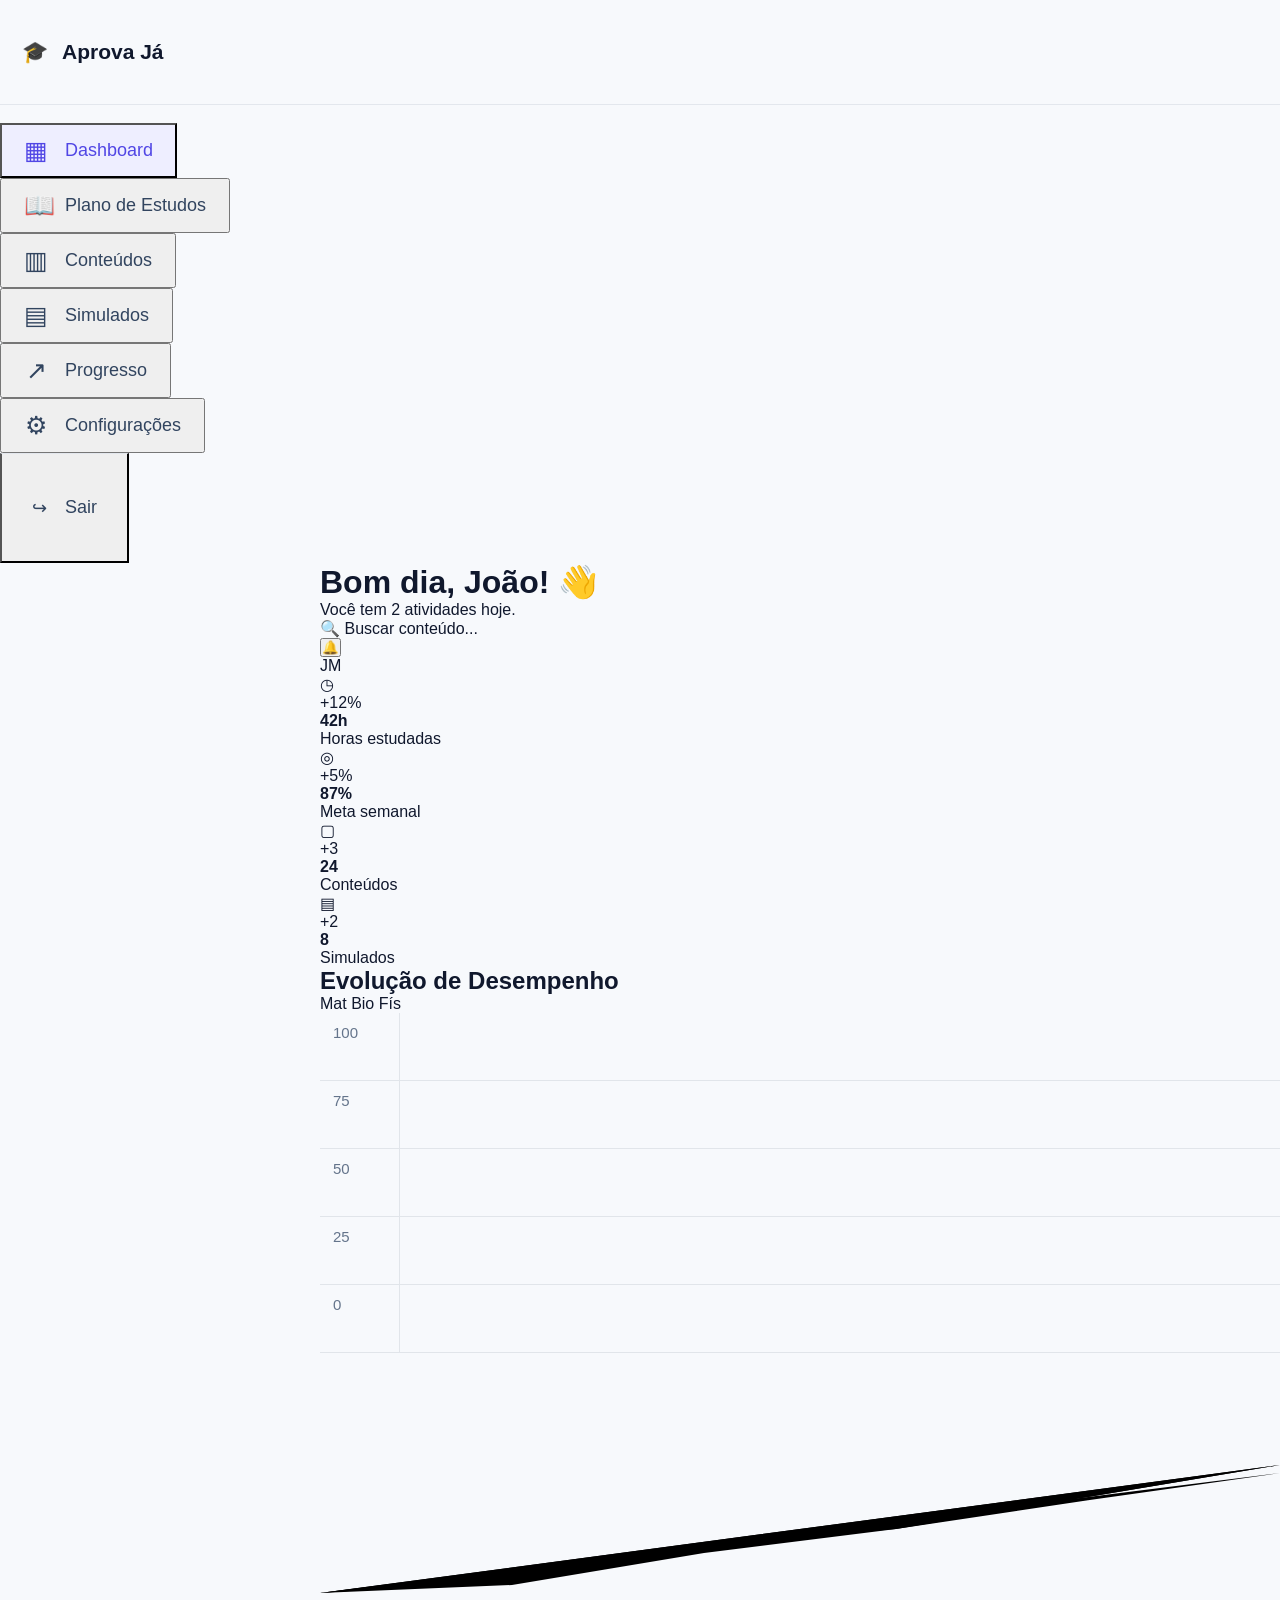
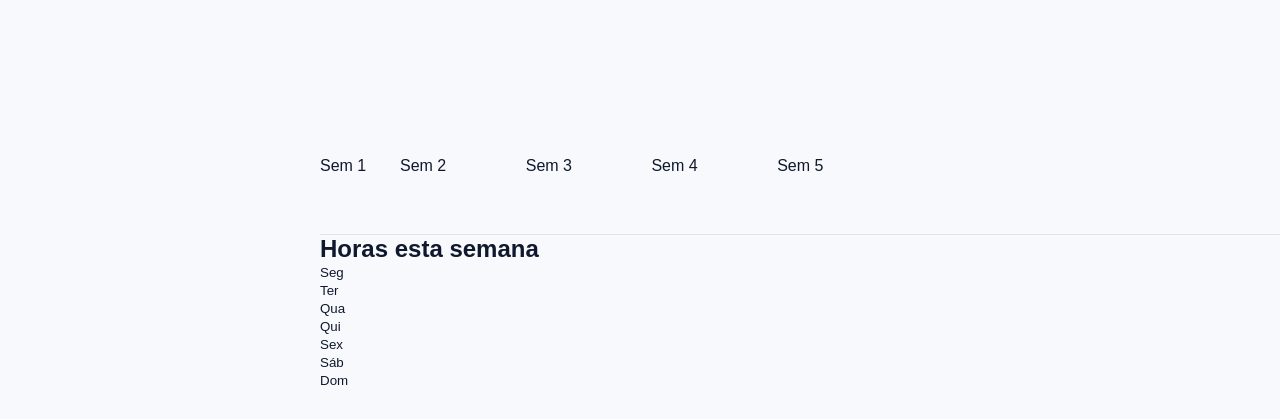
<file: planodeestudos.html>
<!DOCTYPE html>
<html lang="pt-BR">

<head>

    <meta charset="UTF-8">

    <meta
        name="viewport"
        content="width=device-width, initial-scale=1.0"
    >

    <title>Dashboard | Aprova Já</title>

    <link rel="stylesheet" href="planodeestudos.css">

</head>

<body>

    <!-- =========================
         MENU LATERAL
    ========================== -->

    <aside class="menu">

        <div class="logo">

            <div class="icone-logo">
                🎓
            </div>

            <strong>Aprova Já</strong>

        </div>


        <nav>

            <button class="menu-item ativo">
                <span>▦</span>
                Dashboard
            </button>

            <button
        class="menu-item"
        onclick="window.location.href='plano-estudos.html'"
>
        <span>📖</span>
        Plano de Estudos
            </button>
            
            <button class="menu-item">
                <span>▥</span>
                Conteúdos
            </button>

            <button class="menu-item">
                <span>▤</span>
                Simulados
            </button>

            <button class="menu-item">
                <span>↗</span>
                Progresso
            </button>

            <button class="menu-item">
                <span>⚙</span>
                Configurações
            </button>

        </nav>


        <button class="sair">
            <span>↪</span>
            Sair
        </button>

    </aside>


    <!-- =========================
         CONTEÚDO
    ========================== -->

    <main class="conteudo">


        <!-- CABEÇALHO -->

        <header class="cabecalho">

            <div>

                <h1>
                    Bom dia, João! 👋
                </h1>

                <p>
                    Você tem 2 atividades hoje.
                </p>

            </div>


            <div class="acoes">

                <div class="pesquisa">
                    🔍
                    <span>Buscar conteúdo...</span>
                </div>

                <button class="notificacao">
                    🔔
                </button>

                <div class="avatar">
                    JM
                </div>

            </div>

        </header>


        <!-- =========================
             CARDS
        ========================== -->

        <section class="cards">


            <div class="card">

                <div class="card-topo">

                    <div class="icone-card roxo">
                        ◷
                    </div>

                    <span class="variacao">
                        +12%
                    </span>

                </div>

                <strong>
                    42h
                </strong>

                <p>
                    Horas estudadas
                </p>

            </div>


            <div class="card">

                <div class="card-topo">

                    <div class="icone-card verde">
                        ◎
                    </div>

                    <span class="variacao">
                        +5%
                    </span>

                </div>

                <strong>
                    87%
                </strong>

                <p>
                    Meta semanal
                </p>

            </div>


            <div class="card">

                <div class="card-topo">

                    <div class="icone-card amarelo">
                        ▢
                    </div>

                    <span class="variacao">
                        +3
                    </span>

                </div>

                <strong>
                    24
                </strong>

                <p>
                    Conteúdos
                </p>

            </div>


            <div class="card">

                <div class="card-topo">

                    <div class="icone-card azul">
                        ▤
                    </div>

                    <span class="variacao">
                        +2
                    </span>

                </div>

                <strong>
                    8
                </strong>

                <p>
                    Simulados
                </p>

            </div>


        </section>


        <!-- =========================
             GRÁFICOS
        ========================== -->

        <section class="graficos">


            <!-- EVOLUÇÃO -->

            <div class="grafico-card grande">

                <div class="titulo-grafico">

                    <h2>
                        Evolução de Desempenho
                    </h2>

                    <div class="legenda">

                        <span>
                            <i class="mat"></i>
                            Mat
                        </span>

                        <span>
                            <i class="bio"></i>
                            Bio
                        </span>

                        <span>
                            <i class="fis"></i>
                            Fís
                        </span>

                    </div>

                </div>


                <div class="grafico">

                    <div class="linha linha100">
                        <span>100</span>
                    </div>

                    <div class="linha linha75">
                        <span>75</span>
                    </div>

                    <div class="linha linha50">
                        <span>50</span>
                    </div>

                    <div class="linha linha25">
                        <span>25</span>
                    </div>

                    <div class="linha linha0">
                        <span>0</span>
                    </div>


                    <svg
                        viewBox="0 0 600 250"
                        preserveAspectRatio="none"
                    >

                        <polyline
                            class="linha-mat"
                            points="0,150 120,140 240,120 360,110 480,90 600,70"
                        />

                        <polyline
                            class="linha-bio"
                            points="0,150 120,145 240,125 360,110 480,92 600,75"
                        />

                        <polyline
                            class="linha-fis"
                            points="0,150 120,142 240,123 360,108 480,90 600,70"
                        />

                    </svg>


                    <div class="dias">

                        <span>Sem 1</span>
                        <span>Sem 2</span>
                        <span>Sem 3</span>
                        <span>Sem 4</span>
                        <span>Sem 5</span>

                    </div>

                </div>

            </div>


            <!-- HORAS -->

            <div class="grafico-card horas">

                <h2>
                    Horas esta semana
                </h2>


                <div class="grafico-barras">

                    <div>
                        <span class="barra-h" style="height: 60%;"></span>
                        <small>Seg</small>
                    </div>

                    <div>
                        <span class="barra-h" style="height: 45%;"></span>
                        <small>Ter</small>
                    </div>

                    <div>
                        <span class="barra-h" style="height: 80%;"></span>
                        <small>Qua</small>
                    </div>

                    <div>
                        <span class="barra-h" style="height: 20%;"></span>
                        <small>Qui</small>
                    </div>

                    <div>
                        <span class="barra-h" style="height: 100%;"></span>
                        <small>Sex</small>
                    </div>

                    <div>
                        <span class="barra-h" style="height: 65%;"></span>
                        <small>Sáb</small>
                    </div>

                    <div>
                        <span class="barra-h" style="height: 35%;"></span>
                        <small>Dom</small>
                    </div>

                </div>

            </div>

        </section>


    </main>


    <script src="planodeestudos.js"></script>

</body>

</html>
</file>
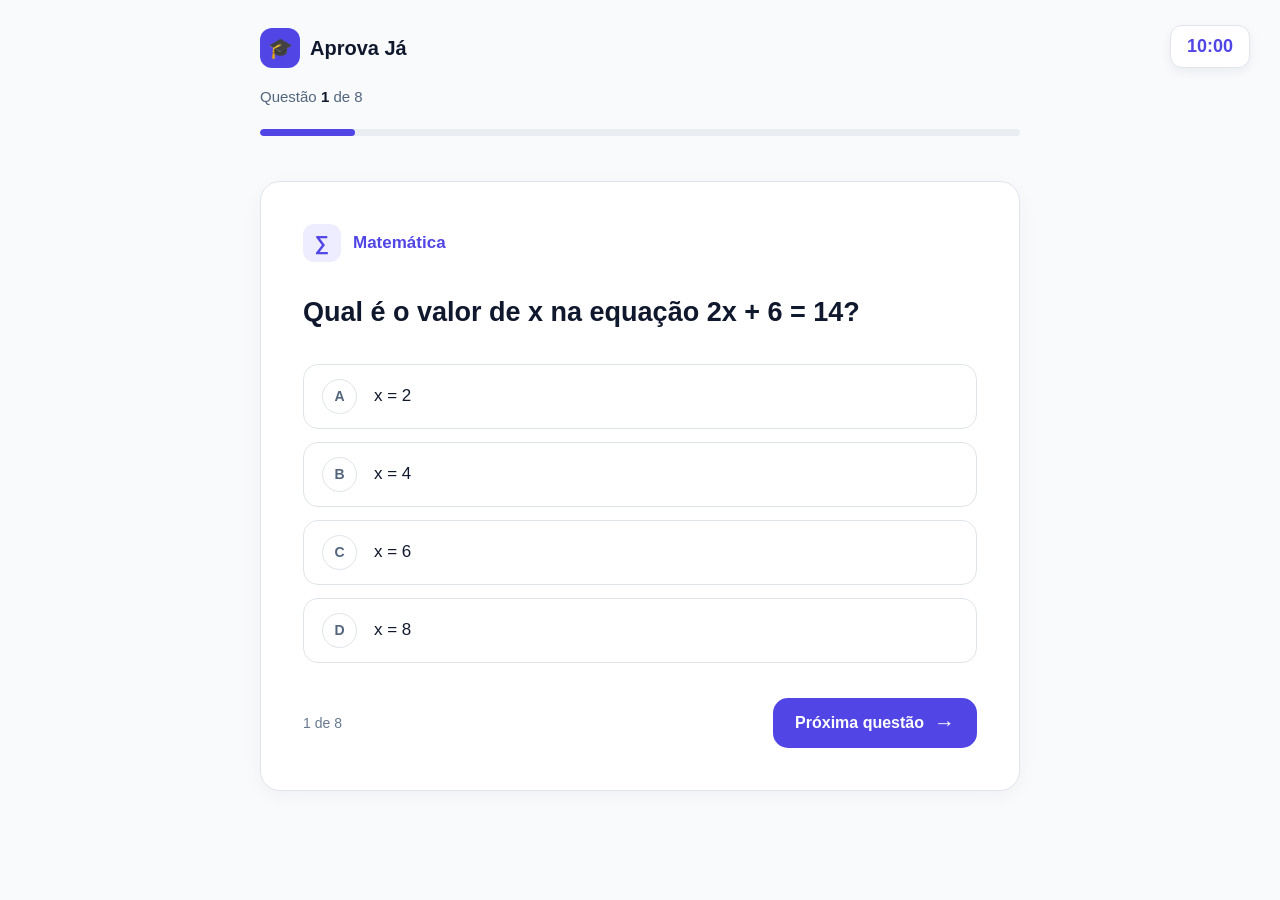
<file: teste.html>
<!DOCTYPE html>
<html lang="pt-BR">

<head>

    <meta charset="UTF-8">

    <meta
        name="viewport"
        content="width=device-width, initial-scale=1.0"
    >

    <title>Teste de Nivelamento | Aprova Já</title>

    <link rel="stylesheet" href="teste.css">

</head>


<body>

    <main class="pagina-teste">


        <!-- CABEÇALHO -->

       <header class="cabecalho">

    <div class="logo">

        <div class="icone-logo">
            🎓
        </div>

        <strong>Aprova Já</strong>

    </div>

    <div class="cronometro" id="cronometro">
        10:00
    </div>

</header>

    <div class="questao-contador">
        Questão <strong id="numeroQuestao">1</strong> de 8
    </div>


        <!-- BARRA DE PROGRESSO -->

        <div class="barra">

            <div
                class="barra-preenchida"
                id="barraProgresso"
            ></div>

        </div>



        <!-- CONTEÚDO -->

        <section class="questao-card">


            <!-- MATÉRIA -->

            <div class="materia">

                <span class="icone-materia">
                    ∑
                </span>

                <strong id="materia">
                    Matemática
                </strong>

            </div>



            <!-- PERGUNTA -->

            <h1 id="pergunta">

                Qual é o valor de x na equação
                2x + 6 = 14?

            </h1>



            <!-- ALTERNATIVAS -->

            <div
                class="alternativas"
                id="alternativas"
            >

                <button
                    class="alternativa"
                    data-resposta="A"
                >

                    <span class="letra">
                        A
                    </span>

                    <span>
                        x = 2
                    </span>

                </button>


                <button
                    class="alternativa"
                    data-resposta="B"
                >

                    <span class="letra">
                        B
                    </span>

                    <span>
                        x = 4
                    </span>

                </button>


                <button
                    class="alternativa"
                    data-resposta="C"
                >

                    <span class="letra">
                        C
                    </span>

                    <span>
                        x = 6
                    </span>

                </button>


                <button
                    class="alternativa"
                    data-resposta="D"
                >

                    <span class="letra">
                        D
                    </span>

                    <span>
                        x = 8
                    </span>

                </button>

            </div>



            <!-- RODAPÉ -->

            <div class="rodape">

                <span id="progressoTexto">
                    1 de 8
                </span>


                <button
                    class="proxima"
                    id="proxima"
                >

                    Próxima

                    <span>
                        →
                    </span>

                </button>

            </div>

        </section>

    </main>


    <script src="teste.js"></script>

</body>

</html>
</file>
<file: style.css>
* {
    margin: 0;
    padding: 0;
    box-sizing: border-box;
}

html {
    scroll-behavior: smooth;
    scroll-padding-top: 85px;
}

body {
    font-family: Arial, Helvetica, sans-serif;
    color: #11182e;
    background: #ffffff;
    overflow-x: hidden;
}

a {
    text-decoration: none;
    color: inherit;
}


/* =========================
   HEADER
========================= */

.header {
    height: 82px;
    width: 100%;

    position: fixed;
    top: 0;
    left: 0;

    z-index: 1000;

    display: flex;
    align-items: center;
    justify-content: space-between;

    padding: 0 28px;

    background: rgba(255, 255, 255, 0.95);

    border-bottom: 1px solid #e5e7eb;

    backdrop-filter: blur(10px);
}

.logo {
    display: flex;
    align-items: center;
    gap: 10px;

    font-size: 20px;
}

.logo-icon {
    width: 40px;
    height: 40px;

    border-radius: 12px;

    display: flex;
    align-items: center;
    justify-content: center;

    background: #5046e5;

    font-size: 20px;
}

nav {
    display: flex;
    gap: 34px;
}

nav a {
    color: #506078;
    font-size: 17px;

    transition: 0.2s;
}

nav a:hover {
    color: #5046e5;
}

.acoes {
    display: flex;
    align-items: center;
    gap: 28px;
}

.login {
    color: #45536b;
    font-weight: 600;
}


/* =========================
   BOTÕES
========================= */

.botao {
    min-height: 60px;

    padding: 0 30px;

    display: inline-flex;
    align-items: center;
    justify-content: center;

    border-radius: 16px;

    background: #5046e5;
    color: white;

    font-size: 17px;
    font-weight: bold;

    transition: 0.2s;
}

.botao:hover {
    background: #4137d2;
    transform: translateY(-2px);
}

.botao.pequeno {
    min-height: 48px;
    padding: 0 23px;
    border-radius: 14px;
}

.botao.secundario {
    background: white;
    color: #11182e;

    border: 1px solid #dfe3ea;

    box-shadow: none;
}


/* =========================
   HERO
========================= */

.hero {
    min-height: 850px;

    padding: 150px 28px 80px;

    display: grid;

    grid-template-columns:
        minmax(0, 1fr)
        minmax(500px, 1fr);

    align-items: center;

    gap: 50px;

    background:
        radial-gradient(
            circle at 60% 40%,
            rgba(81, 70, 229, 0.15),
            transparent 35%
        ),

        #f8fafc;
}

.hero-text {
    max-width: 700px;
}

.badge {
    display: inline-block;

    padding: 8px 15px;

    margin-bottom: 35px;

    border-radius: 20px;

    background: #eef0ff;

    color: #5046e5;

    font-size: 15px;
}

.hero h1 {
    font-size: 64px;

    line-height: 1.08;

    letter-spacing: -2px;

    margin-bottom: 30px;
}

.hero h1 span {
    color: #5046e5;
}

.hero-text > p {
    font-size: 21px;

    line-height: 1.65;

    color: #405775;

    margin-bottom: 35px;
}

.botoes {
    display: flex;
    gap: 14px;
    flex-wrap: wrap;
}

.beneficios {
    display: flex;
    gap: 30px;

    margin-top: 35px;

    color: #506681;

    font-size: 15px;
}


/* =========================
   DASHBOARD
========================= */

.dashboard {
    width: 100%;
    max-width: 700px;

    justify-self: end;

    overflow: hidden;

    border-radius: 20px;

    background: #f2f5f8;

    border: 1px solid #dfe4eb;

    box-shadow: 0 25px 55px rgba(20, 30, 50, 0.15);
}

.browser {
    height: 65px;

    display: flex;
    align-items: center;

    gap: 20px;

    padding: 0 20px;

    background: #edf1f5;
}

.bolinhas {
    display: flex;
    gap: 9px;
}

.bolinhas span {
    width: 15px;
    height: 15px;

    border-radius: 50%;
}

.bolinhas span:nth-child(1) {
    background: #ff6262;
}

.bolinhas span:nth-child(2) {
    background: #ffc400;
}

.bolinhas span:nth-child(3) {
    background: #00ce73;
}

.barra {
    flex: 1;

    height: 35px;

    display: flex;
    align-items: center;

    padding: 0 15px;

    border-radius: 7px;

    background: white;

    color: #53647c;

    font-size: 14px;
}

.dashboard-conteudo {
    padding: 25px;
}

.cards {
    display: grid;

    grid-template-columns: 1fr 1fr;

    gap: 15px;
}

.card {
    min-height: 90px;

    padding: 15px;

    display: flex;
    flex-direction: column;
    justify-content: space-between;

    background: white;

    border: 1px solid #e0e4e9;

    border-radius: 18px;
}

.card small {
    color: #526580;
}

.card strong {
    font-size: 27px;
}

.roxo {
    color: #5046e5;
}

.verde {
    color: #18bd5c;
}

.laranja {
    color: #f39a08;
}

.rosa {
    color: #e84897;
}


/* =========================
   DESEMPENHO
========================= */

.desempenho {
    margin-top: 20px;

    padding: 20px;

    background: white;

    border: 1px solid #e0e4e9;

    border-radius: 18px;
}

.desempenho h3 {
    margin-bottom: 20px;
}

.materia {
    margin: 14px 0;
}

.materia > div:first-child {
    display: flex;
    justify-content: space-between;

    margin-bottom: 6px;

    color: #4d627c;

    font-size: 14px;
}

.materia b {
    color: #11182e;
}

.barra-progresso {
    height: 8px;

    overflow: hidden;

    border-radius: 20px;

    background: #edf1f5;
}

.barra-progresso span {
    display: block;

    height: 100%;

    border-radius: 20px;

    background: #5046e5;
}

.verde-barra span {
    background: #1bc260;
}

.laranja-barra span {
    background: #f49a08;
}


/* =========================
   NÚMEROS
========================= */

.numeros {
    min-height: 115px;

    display: grid;

    grid-template-columns: repeat(4, 1fr);

    align-items: center;

    border-bottom: 1px solid #e5e8ed;
}

.numeros div {
    text-align: center;

    display: flex;
    flex-direction: column;

    gap: 7px;
}

.numeros strong {
    color: #5046e5;

    font-size: 32px;
}

.numeros span {
    color: #526986;
}


/* =========================
   SEÇÕES
========================= */

.secao {
    min-height: 650px;

    padding: 110px 28px;
}

.titulo {
    max-width: 850px;

    margin: auto;

    text-align: center;

    margin-bottom: 70px;
}

.titulo h2 {
    font-size: 40px;

    margin-bottom: 17px;
}

.titulo p {
    color: #526986;

    font-size: 20px;

    line-height: 1.55;
}

.mini-titulo {
    color: #5046e5;

    font-size: 13px;

    font-weight: bold;

    letter-spacing: 1px;
}


/* =========================
   RECURSOS
========================= */

#como-funciona {
    background: #f8fafc;
}

.recursos {
    max-width: 1430px;

    margin: auto;

    display: grid;

    grid-template-columns: repeat(3, 1fr);

    gap: 30px;
}

.recurso {
    min-height: 245px;

    padding: 30px;

    background: white;

    border: 1px solid #e0e4e9;

    border-radius: 20px;

    transition: 0.2s;
}

.recurso:hover {
    transform: translateY(-5px);

    box-shadow:
        0 18px 35px rgba(30, 43, 65, 0.08);
}

.icone {
    width: 60px;
    height: 60px;

    display: flex;
    align-items: center;
    justify-content: center;

    border-radius: 17px;

    font-size: 28px;

    margin-bottom: 25px;
}

.roxo-bg {
    background: #eef0ff;
}

.verde-bg {
    background: #eafaf0;
}

.laranja-bg {
    background: #fff4df;
}

.recurso h3 {
    font-size: 23px;

    margin-bottom: 13px;
}

.recurso p {
    color: #526986;

    font-size: 17px;

    line-height: 1.6;
}


/* =========================
   VESTIBULARES
========================= */

.vestibulares {
    background: white;
}

.provas {
    max-width: 1100px;

    margin: auto;

    display: grid;

    grid-template-columns: repeat(4, 1fr);

    gap: 18px;
}

.prova {
    min-height: 150px;

    padding: 25px;

    display: flex;
    flex-direction: column;
    justify-content: center;

    gap: 10px;

    border: 1px solid #e0e4e9;

    border-radius: 18px;

    transition: 0.2s;
}

.prova:hover {
    transform: translateY(-4px);

    border-color: #b9b5ff;
}

.prova strong {
    font-size: 21px;
}

.prova span {
    color: #526986;

    font-size: 14px;

    line-height: 1.4;
}


/* =========================
   PLANOS
========================= */

.planos {
    background: #f8fafc;
}

.planos-container {
    max-width: 900px;

    margin: auto;

    display: grid;

    grid-template-columns: 1fr 1fr;

    gap: 25px;
}

.plano {
    position: relative;

    padding: 35px;

    background: white;

    border: 1px solid #e0e4e9;

    border-radius: 22px;
}

.plano.destaque {
    border: 2px solid #5046e5;

    box-shadow:
        0 20px 45px rgba(81, 70, 229, 0.12);
}

.popular {
    position: absolute;

    right: 22px;
    top: 22px;

    padding: 7px 10px;

    border-radius: 20px;

    background: #eeecff;

    color: #5046e5;

    font-size: 10px;

    font-weight: bold;
}

.plano h3 {
    font-size: 25px;
}

.plano > p {
    color: #526986;

    margin: 8px 0 25px;
}

.plano h4 {
    font-size: 37px;

    margin-bottom: 25px;
}

.plano h4 small {
    font-size: 14px;

    color: #526986;
}

.plano ul {
    list-style: none;

    display: grid;

    gap: 13px;

    margin-bottom: 30px;

    color: #445b77;
}


/* =========================
   ENEM
========================= */

.enem {
    max-width: 1120px;

    min-height: 350px;

    margin: auto;

    padding: 55px 70px;

    display: flex;

    align-items: center;

    justify-content: space-between;

    gap: 50px;

    border-radius: 28px;

    background:
        linear-gradient(
            135deg,
            #f0f1ff,
            #fafbff
        );
}

.enem h2 {
    max-width: 650px;

    font-size: 43px;

    margin-bottom: 15px;
}

.enem p {
    max-width: 650px;

    color: #526986;

    font-size: 18px;

    line-height: 1.6;

    margin-bottom: 28px;
}

.enem-circulo {
    width: 220px;
    height: 220px;

    flex-shrink: 0;

    border-radius: 50%;

    display: flex;
    flex-direction: column;

    align-items: center;
    justify-content: center;

    background: #5046e5;

    color: white;

    box-shadow:
        0 20px 45px rgba(81, 70, 229, 0.22);
}

.enem-circulo strong {
    font-size: 30px;
}

.enem-circulo span {
    font-size: 45px;

    font-weight: bold;
}


/* =========================
   CADASTRO
========================= */

.cadastro {
    min-height: 450px;

    display: flex;

    flex-direction: column;

    align-items: center;
    justify-content: center;

    text-align: center;

    padding: 80px 20px;

    background:
        radial-gradient(
            circle,
            rgba(81,70,229,.18),
            transparent 45%
        ),

        #f8fafc;
}

.cadastro h2 {
    font-size: 48px;

    margin-bottom: 15px;
}

.cadastro p {
    color: #526986;

    font-size: 19px;

    margin-bottom: 28px;
}


/* =========================
   FOOTER
========================= */

footer {
    min-height: 100px;

    padding: 25px 40px;

    display: flex;

    align-items: center;

    justify-content: space-between;

    border-top: 1px solid #e0e4e9;

    color: #66758b;

    font-size: 14px;
}


/* =========================
   RESPONSIVIDADE
========================= */

@media (max-width: 1100px) {

    .hero {
        grid-template-columns: 1fr;
    }

    .dashboard {
        justify-self: center;
    }

    .provas {
        grid-template-columns: repeat(2, 1fr);
    }

}


@media (max-width: 750px) {

    .header {
        height: 70px;
    }

    nav {
        display: none;
    }

    .acoes {
        display: none;
    }

    .hero {
        padding-top: 120px;
    }

    .hero h1 {
        font-size: 43px;
    }

    .hero-text > p {
        font-size: 18px;
    }

    .botoes {
        flex-direction: column;
    }

    .botoes .botao {
        width: 100%;
    }

    .dashboard-conteudo {
        padding: 14px;
    }

    .numeros {
        grid-template-columns: 1fr 1fr;

        padding: 30px 10px;

        gap: 25px;
    }

    .recursos {
        grid-template-columns: 1fr;
    }

    .provas {
        grid-template-columns: 1fr;
    }

    .planos-container {
        grid-template-columns: 1fr;
    }

    .enem {
        padding: 40px 25px;

        flex-direction: column;

        text-align: center;
    }

    .enem h2 {
        font-size: 34px;
    }

    footer {
        flex-direction: column;

        gap: 15px;

        text-align: center;
    }

}


@media (max-width: 450px) {

    .hero h1 {
        font-size: 37px;
    }

    .cards {
        gap: 8px;
    }

    .card {
        padding: 12px;
    }

    .card strong {
        font-size: 22px;
    }

}
</file>
<file: conta.css>
* {
    margin: 0;
    padding: 0;
    box-sizing: border-box;
}


body {
    font-family: Arial, Helvetica, sans-serif;

    color: #10182d;

    background: #f8fafc;
}


/* =========================
   PÁGINA
========================= */

.pagina-login {

    min-height: 100vh;

    display: grid;

    grid-template-columns: 50% 50%;
}


/* =========================
   LADO ESQUERDO
========================= */

.lado-esquerdo {

    min-height: 100vh;

    position: relative;

    padding: 60px;

    color: white;

    background:
        linear-gradient(
            135deg,
            #5146e5,
            #7139e9
        );
}


/* VOLTAR */

.voltar {

    position: absolute;

    top: 60px;
    left: 60px;

    color: #e8e6ff;

    font-size: 17px;

    font-weight: 600;

    text-decoration: none;
}


.voltar:hover {

    color: white;

}


/* LOGO */

.marca {

    position: absolute;

    top: 215px;
    left: 60px;

    display: flex;

    align-items: center;

    gap: 15px;

    font-size: 28px;
}


.icone-logo {

    width: 51px;
    height: 51px;

    display: flex;

    align-items: center;
    justify-content: center;

    border-radius: 16px;

    background:
        rgba(255, 255, 255, 0.18);

    font-size: 24px;
}


/* APRESENTAÇÃO */

.apresentacao {

    position: absolute;

    top: 335px;

    left: 60px;
    right: 60px;

    max-width: 650px;
}


.apresentacao h1 {

    font-size: 40px;

    line-height: 1.2;

    margin-bottom: 23px;
}


.apresentacao > p {

    max-width: 630px;

    color: #dedcff;

    font-size: 23px;

    line-height: 1.55;

    margin-bottom: 35px;
}


/* BENEFÍCIOS */

.beneficios {

    display: flex;

    flex-direction: column;

    gap: 17px;

}


.beneficios div {

    display: flex;

    align-items: center;

    gap: 15px;

    color: #f0efff;

    font-size: 17px;
}


.beneficios span {

    width: 25px;
    height: 25px;

    flex-shrink: 0;

    display: flex;

    align-items: center;
    justify-content: center;

    border-radius: 50%;

    background:
        rgba(255,255,255,0.22);

    font-size: 14px;
}


/* =========================
   LADO DIREITO
========================= */

.lado-direito {

    min-height: 100vh;

    display: flex;

    justify-content: center;

    padding: 42px 50px;

    background: #f8fafc;
}


.login-container {

    width: 100%;

    max-width: 560px;
}


/* TÍTULO */

.login-container h2 {

    font-size: 31px;

    margin-bottom: 13px;
}


.subtitulo {

    color: #4d607a;

    font-size: 17px;

    margin-bottom: 41px;
}


/* =========================
   BOTÕES SOCIAIS
========================= */

.login-social {

    width: 100%;

    height: 58px;

    margin-bottom: 15px;

    display: flex;

    align-items: center;
    justify-content: center;

    gap: 17px;

    border: 1px solid #dfe3e9;

    border-radius: 17px;

    background: white;

    color: #111a31;

    font-size: 17px;

    font-weight: 600;

    cursor: pointer;

    transition: 0.2s;
}


.login-social:hover {

    background: #f3f4f7;

}


/* GOOGLE */

.google {

    font-size: 24px;

    font-weight: bold;

    color: #4285f4;
}


/* APPLE */

.apple {

    color: #11182d;

    font-size: 20px;
}


/* MICROSOFT */

.microsoft {

    width: 22px;
    height: 22px;

    display: grid;

    grid-template-columns: 1fr 1fr;

    grid-template-rows: 1fr 1fr;

    gap: 2px;
}


.microsoft i:nth-child(1) {

    background: #f25022;
}


.microsoft i:nth-child(2) {

    background: #7fba00;
}


.microsoft i:nth-child(3) {

    background: #00a4ef;
}


.microsoft i:nth-child(4) {

    background: #ffb900;
}


/* =========================
   DIVISOR
========================= */

.divisor {

    display: flex;

    align-items: center;

    gap: 15px;

    margin: 32px 0;
}


.divisor span {

    height: 1px;

    flex: 1;

    background: #d9dde4;
}


.divisor p {

    white-space: nowrap;

    color: #4f6179;

    font-size: 14px;
}


/* =========================
   FORMULÁRIO
========================= */

label {

    display: block;

    margin-bottom: 9px;

    font-size: 16px;

    font-weight: 600;
}


input {

    width: 100%;

    height: 57px;

    padding: 0 19px;

    margin-bottom: 25px;

    border: 1px solid #d9dfe7;

    border-radius: 17px;

    background: #f1f4f8;

    color: #172039;

    font-size: 16px;

    outline: none;
}


input:focus {

    border-color: #5146e5;

    background: white;

    box-shadow:
        0 0 0 3px
        rgba(81,70,229,.08);
}


input::placeholder {

    color: #53647c;
}


/* SENHA */

.senha-container {

    position: relative;
}


.senha-container input {

    padding-right: 55px;
}


.senha-container button {

    position: absolute;

    right: 17px;
    top: 0;

    width: 35px;
    height: 57px;

    border: none;

    background: transparent;

    color: #52647d;

    cursor: pointer;
}


/* ESQUECI SENHA */

.esqueci {

    text-align: right;

    margin-bottom: 32px;
}


.esqueci a {

    color: #5146e5;

    font-size: 16px;

    text-decoration: none;
}


.esqueci a:hover {

    text-decoration: underline;
}


/* BOTÃO ENTRAR */

.botao-entrar {

    width: 100%;

    height: 56px;

    border: none;

    border-radius: 17px;

    background: #5146e5;

    color: white;

    font-size: 17px;

    font-weight: bold;

    cursor: pointer;

    transition: 0.2s;
}


.botao-entrar:hover {

    background: #4238d2;

    transform: translateY(-1px);
}


#mensagem {

    margin-top: 15px;

    text-align: center;

    color: #5146e5;

    font-size: 14px;
}


/* =========================
   RESPONSIVO
========================= */

@media (max-width: 900px) {

    .pagina-login {

        grid-template-columns: 1fr;

    }


    .lado-esquerdo {

        min-height: 450px;

    }


    .marca {

        top: 120px;

        left: 35px;

    }


    .voltar {

        top: 30px;

        left: 35px;

    }


    .apresentacao {

        top: 195px;

        left: 35px;
        right: 35px;

    }


    .apresentacao h1 {

        font-size: 34px;

    }


    .apresentacao > p {

        font-size: 18px;

    }


    .lado-direito {

        padding: 50px 25px;

    }

}


@media (max-width: 500px) {

    .lado-esquerdo {

        min-height: 470px;

    }


    .apresentacao {

        top: 190px;

    }


    .apresentacao h1 {

        font-size: 30px;

    }


    .apresentacao > p {

        font-size: 17px;

    }


    .beneficios {

        gap: 12px;

    }


    .beneficios div {

        font-size: 14px;

    }


    .lado-direito {

        padding: 35px 20px;

    }


    .login-container h2 {

        font-size: 27px;

    }

}
</file>
<file: dashboard.css>
* {
    margin: 0;
    padding: 0;
    box-sizing: border-box;
}

body {
    font-family: Arial, Helvetica, sans-serif;
    background: #f8fafc;
    color: #10182d;
}


/* =========================
   MENU LATERAL
========================= */

.sidebar {
    position: fixed;
    left: 0;
    top: 0;

    width: 320px;
    height: 100vh;

    background: white;
    border-right: 1px solid #e5e7eb;

    display: flex;
    flex-direction: column;
}


/* LOGO */

.logo {
    height: 110px;

    display: flex;
    align-items: center;

    gap: 15px;

    padding: 0 22px;

    border-bottom: 1px solid #e5e7eb;

    font-size: 21px;
}

.icone-logo {
    width: 40px;
    height: 40px;

    border-radius: 12px;

    background: #5146e5;

    color: white;

    display: flex;
    align-items: center;
    justify-content: center;
}


/* MENU */

nav {
    padding-top: 18px;
}

.menu {
    height: 58px;

    display: flex;
    align-items: center;

    gap: 18px;

    padding: 0 22px;

    text-decoration: none;

    color: #344b69;

    font-size: 17px;
}

.menu span {
    font-size: 24px;
}

.menu:hover {
    background: #f4f3ff;
}

.menu.ativo {
    background: #eeedff;
    color: #5146e5;
}


/* SAIR */

.sair {
    margin-top: auto;

    height: 80px;

    display: flex;
    align-items: center;

    gap: 18px;

    padding: 0 30px;

    border-top: 1px solid #e5e7eb;

    color: #344b69;

    text-decoration: none;
}


/* =========================
   CONTEÚDO
========================= */

.conteudo {
    margin-left: 320px;

    min-height: 100vh;

    padding: 25px 30px 50px;
}


/* =========================
   TOPO
========================= */

.topo {
    display: flex;
    justify-content: space-between;
    align-items: center;

    margin-bottom: 30px;
}

.topo h1 {
    font-size: 30px;
    margin-bottom: 8px;
}

.topo p {
    color: #53657d;
    font-size: 16px;
}

.acoes {
    display: flex;
    align-items: center;
    gap: 15px;
}

.busca {
    width: 280px;
    height: 48px;

    border: 1px solid #dfe4ea;
    border-radius: 15px;

    background: #f1f5f9;

    display: flex;
    align-items: center;

    gap: 12px;

    padding: 0 17px;

    color: #53657d;
}

.notificacao {
    width: 48px;
    height: 48px;

    border: none;
    border-radius: 50%;

    background: #f1f5f9;

    font-size: 22px;
}

.perfil {
    width: 48px;
    height: 48px;

    border-radius: 50%;

    background: #5146e5;

    color: white;

    display: flex;
    align-items: center;
    justify-content: center;

    font-weight: bold;
}


/* =========================
   CARDS
========================= */

.cards {
    display: grid;

    grid-template-columns:
        repeat(4, 1fr);

    gap: 20px;

    margin-bottom: 30px;
}

.card {
    position: relative;

    min-height: 180px;

    padding: 25px;

    background: white;

    border: 1px solid #e3e7eb;

    border-radius: 20px;
}

.card strong {
    display: block;

    margin-top: 20px;

    font-size: 31px;
}

.card p {
    margin-top: 7px;

    color: #53657d;
}

.variacao {
    position: absolute;

    top: 25px;
    right: 25px;

    background: #ecfdf3;

    color: #00a84f;

    padding: 7px 12px;

    border-radius: 20px;

    font-size: 14px;
}

.icone-card {
    width: 50px;
    height: 50px;

    border-radius: 16px;

    display: flex;
    align-items: center;
    justify-content: center;

    font-size: 25px;
}

.roxo {
    background: #eeedff;
    color: #5146e5;
}

.verde {
    background: #ecfff4;
    color: #00c853;
}

.laranja {
    background: #fff8e8;
    color: #f59d00;
}

.azul {
    background: #eafcff;
    color: #00aecb;
}


/* =========================
   GRÁFICOS
========================= */

.graficos {
    display: grid;

    grid-template-columns: 2fr 1fr;

    gap: 30px;
}

.grafico {
    background: white;

    border: 1px solid #e3e7eb;

    border-radius: 20px;

    padding: 32px;
}

.titulo-grafico {
    display: flex;
    justify-content: space-between;

    align-items: center;
}

.grafico h2 {
    font-size: 25px;
}

.legenda {
    display: flex;
    gap: 20px;

    color: #53657d;
}

.legenda i {
    display: inline-block;

    width: 15px;
    height: 7px;

    border-radius: 10px;

    margin-right: 6px;
}

.mat {
    background: #5146e5;
}

.bio {
    background: #00c853;
}

.fis {
    background: #f59d00;
}


/* =========================
   GRÁFICO PRINCIPAL
========================= */

.grafico-area {
    display: flex;

    height: 230px;

    margin-top: 35px;
}

.numeros {
    display: flex;

    flex-direction: column;

    justify-content: space-between;

    color: #53657d;

    font-size: 13px;

    padding-bottom: 5px;
}

.grafico-linhas {
    position: relative;

    flex: 1;

    margin-left: 12px;
}

.linha {
    height: 1px;

    border-top: 1px dashed #dfe4ea;

    margin-bottom: 49px;
}

.curva {
    position: absolute;

    left: 0;
    right: 0;

    top: 80px;

    display: flex;

    justify-content: space-between;
}

.curva span {
    width: 12px;
    height: 12px;

    background: #5146e5;

    border-radius: 50%;
}

.semanas {
    display: flex;

    justify-content: space-between;

    margin-left: 35px;

    color: #53657d;

    font-size: 13px;
}


/* =========================
   HORAS
========================= */

.grafico-horas {
    height: 230px;

    display: flex;

    margin-top: 35px;
}

.horas-linhas {
    display: flex;

    flex-direction: column;

    justify-content: space-between;

    color: #53657d;

    font-size: 12px;
}

.barras {
    flex: 1;

    display: flex;

    align-items: flex-end;

    justify-content: space-around;

    margin-left: 15px;

    border-bottom: 1px solid #dfe4ea;
}

.barras div {
    width: 12px;

    background: #5146e5;

    border-radius: 8px 8px 0 0;
}

.dias {
    display: flex;

    justify-content: space-around;

    margin-left: 25px;

    margin-top: 8px;

    color: #53657d;

    font-size: 12px;
}


/* =========================
   PARTE DE BAIXO
========================= */

.parte-baixo {
    display: grid;

    grid-template-columns: 1.5fr 1fr;

    gap: 30px;

    margin-top: 30px;
}

.atividade,
.meta {
    background: white;

    border: 1px solid #e3e7eb;

    border-radius: 20px;

    padding: 30px;
}

.atividade h2,
.meta h2 {
    margin-bottom: 25px;
}

.atividade-item {
    display: flex;

    align-items: center;

    gap: 15px;

    padding: 15px 0;

    border-bottom: 1px solid #edf0f3;
}

.atividade-item span {
    font-size: 25px;
}

.atividade-item p {
    color: #53657d;

    margin-top: 5px;
}

.meta strong {
    font-size: 40px;

    color: #5146e5;
}

.barra-meta {
    height: 10px;

    background: #edf1f5;

    border-radius: 20px;

    margin: 20px 0;
}

.barra-meta div {
    width: 87%;

    height: 100%;

    background: #5146e5;

    border-radius: 20px;
}

.meta p {
    color: #53657d;
}


/* =========================
   RESPONSIVO
========================= */

@media (max-width: 1000px) {

    .sidebar {
        width: 220px;
    }

    .conteudo {
        margin-left: 220px;
    }

    .cards {
        grid-template-columns: repeat(2, 1fr);
    }

    .graficos {
        grid-template-columns: 1fr;
    }

}

@media (max-width: 700px) {

    .sidebar {
        display: none;
    }

    .conteudo {
        margin-left: 0;
        padding: 20px;
    }

    .topo {
        flex-direction: column;
        align-items: flex-start;
        gap: 20px;
    }

    .cards {
        grid-template-columns: 1fr;
    }

    .parte-baixo {
        grid-template-columns: 1fr;
    }

    .busca {
        width: 220px;
    }

}
</file>
<file: diagnostico.css>
* {
    margin: 0;
    padding: 0;
    box-sizing: border-box;
}


body {

    font-family: Arial, Helvetica, sans-serif;

    background: #f8fafc;

    color: #10182d;

}


.pagina-diagnostico {

    max-width: 1120px;

    margin: 0 auto;

    padding: 55px 30px 70px;

}


/* =========================
   CABEÇALHO
========================= */

.cabecalho-diagnostico {

    text-align: center;

    margin-bottom: 45px;

}


.icone-check {

    width: 55px;

    height: 55px;

    margin: 0 auto 18px;

    display: flex;

    align-items: center;

    justify-content: center;

    border-radius: 50%;

    background: #5146e5;

    color: white;

    font-size: 27px;

    font-weight: bold;

}


.cabecalho-diagnostico h1 {

    font-size: 34px;

    margin-bottom: 10px;

}


.cabecalho-diagnostico p {

    color: #53657d;

    font-size: 17px;

}


/* =========================
   GRID
========================= */

.grid-desempenho {

    display: grid;

    grid-template-columns: 1fr 1fr;

    gap: 28px;

}


.card {

    background: white;

    border: 1px solid #e1e5ea;

    border-radius: 20px;

    padding: 30px;

}


.card h2 {

    font-size: 23px;

    margin-bottom: 25px;

}


/* =========================
   GRÁFICO
========================= */

.visao-geral {

    min-height: 470px;

}


.grafico {

    width: 330px;

    height: 330px;

    margin: 20px auto;

    position: relative;

    border-radius: 50%;

}


/* círculos do gráfico */

.grafico::before {

    content: "";

    position: absolute;

    inset: 45px;

    border: 1px solid #dfe4ea;

    border-radius: 50%;

}


.grafico::after {

    content: "";

    position: absolute;

    inset: 95px;

    border: 1px solid #dfe4ea;

    border-radius: 50%;

}


/* área preenchida */

.area-grafico {

    position: absolute;

    width: 140px;

    height: 140px;

    top: 95px;

    left: 95px;

    background: rgba(81, 70, 229, .18);

    border: 2px solid #5146e5;

    transform: rotate(0deg);

    clip-path: polygon(
        50% 0%,
        85% 15%,
        100% 50%,
        85% 85%,
        50% 100%,
        15% 85%,
        0% 50%,
        15% 15%
    );

}


/* centro */

.grafico-centro {

    position: absolute;

    top: 135px;

    left: 135px;

    width: 60px;

    height: 60px;

    display: flex;

    flex-direction: column;

    align-items: center;

    justify-content: center;

    z-index: 5;

}


.grafico-centro strong {

    font-size: 18px;

}


.grafico-centro span {

    font-size: 10px;

    color: #687a90;

}


/* nomes */

.eixo {

    position: absolute;

    font-size: 13px;

    color: #53657d;

    font-weight: 500;

}


.eixo-top {

    top: 0;

    left: 50%;

    transform: translateX(-50%);

}


.eixo-right-top {

    top: 45px;

    right: 20px;

}


.eixo-right {

    top: 50%;

    right: -5px;

}


.eixo-bottom-right {

    bottom: 45px;

    right: 20px;

}


.eixo-bottom {

    bottom: 0;

    left: 50%;

    transform: translateX(-50%);

}


.eixo-bottom-left {

    bottom: 45px;

    left: 20px;

}


.eixo-left {

    top: 50%;

    left: -5px;

}


.eixo-left-top {

    top: 45px;

    left: 20px;

}


/* =========================
   MATÉRIAS
========================= */

.materia-item {

    margin-bottom: 20px;

}


.materia-topo {

    display: flex;

    justify-content: space-between;

    margin-bottom: 7px;

    color: #53657d;

}


.materia-topo strong {

    color: #5146e5;

}


.barra-materia {

    width: 100%;

    height: 7px;

    background: #edf1f5;

    border-radius: 20px;

    overflow: hidden;

}

.barra-matematica {
    color: #ff3b3b;

}

.barra-portugues {
    color: #188ec6
}

.barra-historia {
    color: #f5a623
}

.barra-geografia {
    color: #00bd5b
}

.barra-biologia {
    color: #5146e5
}

.barra-fisica {
    color: #ff3b3b
}

.barra-quimica {
    color: #188ec6
}

.barra-redacao {
    color: #f5a623
}


.preenchimento {

    height: 100%;

    background: #5146e5;

    border-radius: 20px;

}


/* =========================
   RESUMO
========================= */

.resumo {

    display: grid;

    grid-template-columns: repeat(3, 1fr);

    gap: 20px;

    margin-top: 40px;

}


.resumo-card {

    background: white;

    border: 1px solid #e1e5ea;

    border-radius: 18px;

    padding: 25px;

    text-align: center;

}


.resumo-card span {

    display: block;

    color: #53657d;

    margin-bottom: 10px;

}


.resumo-card strong {

    font-size: 21px;

}


.verde {

    color: #00bd5b;

}


.vermelho {

    color: #ff3b3b;

}


/* =========================
   BOTÃO
========================= */

.plano {

    display: flex;

    align-items: center;

    justify-content: center;

    gap: 15px;

    margin: 40px auto 0;

    padding: 17px 35px;

    border: none;

    border-radius: 15px;

    background: #5146e5;

    color: white;

    font-size: 17px;

    font-weight: bold;

    cursor: pointer;

}


.plano:hover {

    background: #4238d2;

}


/* =========================
   RESPONSIVO
========================= */

@media (max-width: 800px) {

    .grid-desempenho {

        grid-template-columns: 1fr;

    }


    .resumo {

        grid-template-columns: 1fr;

    }

}


@media (max-width: 500px) {

    .pagina-diagnostico {

        padding: 35px 15px;

    }


    .cabecalho-diagnostico h1 {

        font-size: 28px;

    }


    .card {

        padding: 22px;

    }

}
</file>
<file: login.css>
* {
    margin: 0;
    padding: 0;
    box-sizing: border-box;
}


body {
    font-family: Arial, Helvetica, sans-serif;

    color: #10182d;

    background: #f8fafc;
}


/* =========================
   PÁGINA
========================= */

.pagina-login {

    min-height: 100vh;

    display: grid;

    grid-template-columns: 50% 50%;
}


/* =========================
   LADO ESQUERDO
========================= */

.lado-esquerdo {

    min-height: 100vh;

    position: relative;

    padding: 60px;

    color: white;

    background:
        linear-gradient(
            135deg,
            #5146e5,
            #7139e9
        );
}


/* VOLTAR */

.voltar {

    position: absolute;

    top: 60px;
    left: 60px;

    color: #e8e6ff;

    font-size: 17px;

    font-weight: 600;

    text-decoration: none;
}


.voltar:hover {

    color: white;

}


/* LOGO */

.marca {

    position: absolute;

    top: 215px;
    left: 60px;

    display: flex;

    align-items: center;

    gap: 15px;

    font-size: 28px;
}


.icone-logo {

    width: 51px;
    height: 51px;

    display: flex;

    align-items: center;
    justify-content: center;

    border-radius: 16px;

    background:
        rgba(255, 255, 255, 0.18);

    font-size: 24px;
}


/* APRESENTAÇÃO */

.apresentacao {

    position: absolute;

    top: 335px;

    left: 60px;
    right: 60px;

    max-width: 650px;
}


.apresentacao h1 {

    font-size: 40px;

    line-height: 1.2;

    margin-bottom: 23px;
}


.apresentacao > p {

    max-width: 630px;

    color: #dedcff;

    font-size: 23px;

    line-height: 1.55;

    margin-bottom: 35px;
}


/* BENEFÍCIOS */

.beneficios {

    display: flex;

    flex-direction: column;

    gap: 17px;

}


.beneficios div {

    display: flex;

    align-items: center;

    gap: 15px;

    color: #f0efff;

    font-size: 17px;
}


.beneficios span {

    width: 25px;
    height: 25px;

    flex-shrink: 0;

    display: flex;

    align-items: center;
    justify-content: center;

    border-radius: 50%;

    background:
        rgba(255,255,255,0.22);

    font-size: 14px;
}


/* =========================
   LADO DIREITO
========================= */

.lado-direito {

    min-height: 100vh;

    display: flex;

    justify-content: center;

    padding: 42px 50px;

    background: #f8fafc;
}


.login-container {

    width: 100%;

    max-width: 560px;
}


/* TÍTULO */

.login-container h2 {

    font-size: 31px;

    margin-bottom: 13px;
}


.subtitulo {

    color: #4d607a;

    font-size: 17px;

    margin-bottom: 41px;
}


/* =========================
   BOTÕES SOCIAIS
========================= */

.login-social {

    width: 100%;

    height: 58px;

    margin-bottom: 15px;

    display: flex;

    align-items: center;
    justify-content: center;

    gap: 17px;

    border: 1px solid #dfe3e9;

    border-radius: 17px;

    background: white;

    color: #111a31;

    font-size: 17px;

    font-weight: 600;

    cursor: pointer;

    transition: 0.2s;
}


.login-social:hover {

    background: #f3f4f7;

}


/* GOOGLE */

.google {

    font-size: 24px;

    font-weight: bold;

    color: #4285f4;
}


/* APPLE */

.apple {

    color: #11182d;

    font-size: 20px;
}


/* MICROSOFT */

.microsoft {

    width: 22px;
    height: 22px;

    display: grid;

    grid-template-columns: 1fr 1fr;

    grid-template-rows: 1fr 1fr;

    gap: 2px;
}


.microsoft i:nth-child(1) {

    background: #f25022;
}


.microsoft i:nth-child(2) {

    background: #7fba00;
}


.microsoft i:nth-child(3) {

    background: #00a4ef;
}


.microsoft i:nth-child(4) {

    background: #ffb900;
}


/* =========================
   DIVISOR
========================= */

.divisor {

    display: flex;

    align-items: center;

    gap: 15px;

    margin: 32px 0;
}


.divisor span {

    height: 1px;

    flex: 1;

    background: #d9dde4;
}


.divisor p {

    white-space: nowrap;

    color: #4f6179;

    font-size: 14px;
}


/* =========================
   FORMULÁRIO
========================= */

label {

    display: block;

    margin-bottom: 9px;

    font-size: 16px;

    font-weight: 600;
}


input {

    width: 100%;

    height: 57px;

    padding: 0 19px;

    margin-bottom: 25px;

    border: 1px solid #d9dfe7;

    border-radius: 17px;

    background: #f1f4f8;

    color: #172039;

    font-size: 16px;

    outline: none;
}


input:focus {

    border-color: #5146e5;

    background: white;

    box-shadow:
        0 0 0 3px
        rgba(81,70,229,.08);
}


input::placeholder {

    color: #53647c;
}


/* SENHA */

.senha-container {

    position: relative;
}


.senha-container input {

    padding-right: 55px;
}


.senha-container button {

    position: absolute;

    right: 17px;
    top: 0;

    width: 35px;
    height: 57px;

    border: none;

    background: transparent;

    color: #52647d;

    cursor: pointer;
}


/* ESQUECI SENHA */

.esqueci {

    text-align: right;

    margin-bottom: 32px;
}


.esqueci a {

    color: #5146e5;

    font-size: 16px;

    text-decoration: none;
}


.esqueci a:hover {

    text-decoration: underline;
}


/* BOTÃO ENTRAR */

.botao-entrar {

    width: 100%;

    height: 56px;

    border: none;

    border-radius: 17px;

    background: #5146e5;

    color: white;

    font-size: 17px;

    font-weight: bold;

    cursor: pointer;

    transition: 0.2s;
}


.botao-entrar:hover {

    background: #4238d2;

    transform: translateY(-1px);
}


#mensagem {

    margin-top: 15px;

    text-align: center;

    color: #5146e5;

    font-size: 14px;
}


/* =========================
   RESPONSIVO
========================= */

@media (max-width: 900px) {

    .pagina-login {

        grid-template-columns: 1fr;

    }


    .lado-esquerdo {

        min-height: 450px;

    }


    .marca {

        top: 120px;

        left: 35px;

    }


    .voltar {

        top: 30px;

        left: 35px;

    }


    .apresentacao {

        top: 195px;

        left: 35px;
        right: 35px;

    }


    .apresentacao h1 {

        font-size: 34px;

    }


    .apresentacao > p {

        font-size: 18px;

    }


    .lado-direito {

        padding: 50px 25px;

    }

}


@media (max-width: 500px) {

    .lado-esquerdo {

        min-height: 470px;

    }


    .apresentacao {

        top: 190px;

    }


    .apresentacao h1 {

        font-size: 30px;

    }


    .apresentacao > p {

        font-size: 17px;

    }


    .beneficios {

        gap: 12px;

    }


    .beneficios div {

        font-size: 14px;

    }


    .lado-direito {

        padding: 35px 20px;

    }


    .login-container h2 {

        font-size: 27px;

    }

}
</file>
<file: nivelamento.css>
* {
    margin: 0;
    padding: 0;
    box-sizing: border-box;
}


body {

    font-family: Arial, Helvetica, sans-serif;

    background: #f8fafc;

    color: #10182d;

}


.pagina {

    min-height: 100vh;

    display: flex;

    flex-direction: column;

    align-items: center;

    padding: 28px 20px 50px;

}


/* =========================
   LOGO
========================= */

.logo {

    display: flex;

    align-items: center;

    gap: 11px;

    font-size: 21px;

    margin-bottom: 30px;

}


.icone-logo {

    width: 41px;
    height: 41px;

    display: flex;

    align-items: center;
    justify-content: center;

    border-radius: 12px;

    background: #5146e5;

    color: white;

}


/* =========================
   ETAPAS
========================= */

.etapas {

    width: 640px;

    display: grid;

    grid-template-columns: repeat(4, 1fr);

    gap: 30px;

}


.etapa {

    display: flex;

    flex-direction: column;

    align-items: center;

    gap: 7px;

    color: #50627a;

    font-size: 15px;

    white-space: nowrap;

}


.numero {

    width: 40px;
    height: 40px;

    display: flex;

    align-items: center;
    justify-content: center;

    border-radius: 50%;

    background: #f0f3f7;

    color: #50627a;

    font-weight: bold;

}


.etapa.ativa {

    color: #10182d;

    font-weight: 600;

}


.etapa.ativa .numero {

    background: #5146e5;

    color: white;

}


.etapa.concluida .numero {

    background: #5146e5;

    color: white;

}


.etapa.concluida .numero {

    font-size: 0;

}


.etapa.concluida .numero::after {

    content: "✓";

    font-size: 18px;

}


/* =========================
   PROGRESSO
========================= */

.progresso {

    width: 640px;

    height: 7px;

    margin-top: 17px;

    margin-bottom: 50px;

    background: #edf1f5;

    border-radius: 20px;

    overflow: hidden;

}


.progresso-preenchido {

    width: 25%;

    height: 100%;

    background: #5146e5;

    border-radius: 20px;

    transition: width .3s ease;

}


/* =========================
   CARD
========================= */

.card {

    width: 640px;

    padding: 40px;

    background: white;

    border: 1px solid #e1e5ea;

    border-radius: 20px;

    box-shadow:
        0 5px 20px rgba(20, 30, 50, .03);

}


.passo {

    display: none;

}


.passo.ativo {

    display: block;

}


.card h1 {

    font-size: 26px;

    line-height: 1.3;

    margin-bottom: 12px;

}


.descricao {

    color: #4e6380;

    font-size: 17px;

    margin-bottom: 30px;

    line-height: 1.5;

}


/* =========================
   OPÇÕES
========================= */

.opcoes {

    display: grid;

    grid-template-columns: 1fr 1fr;

    gap: 14px;

}


.opcoes.coluna {

    grid-template-columns: 1fr;

}


.opcao {

    min-height: 57px;

    padding: 12px 20px;

    border: 1px solid #e1e5ea;

    border-radius: 17px;

    background: white;

    color: #10182d;

    font-size: 17px;

    font-weight: 600;

    text-align: left;

    cursor: pointer;

    transition: .2s;

}


.opcoes:not(.coluna) .opcao {

    text-align: center;

}


.opcao:hover {

    border-color: #5146e5;

    color: #5146e5;

    background: #fafaff;

}


.opcao.selecionada {

    border: 2px solid #5146e5;

    background: #f1f0ff;

    color: #5146e5;

}


/* =========================
   RODAPÉ
========================= */

.rodape-card {

    display: flex;

    align-items: center;

    justify-content: space-between;

    margin-top: 40px;

}


.rodape-card > span {

    color: #63758c;

    font-size: 14px;

}


/* VOLTAR */

.voltar {

    min-width: 100px;

    height: 52px;

    padding: 0 24px;

    border: 1px solid #e1e5ea;

    border-radius: 16px;

    background: white;

    color: #10182d;

    font-size: 16px;

    cursor: pointer;

}


.voltar:hover {

    background: #f5f6f8;

}


/* CONTINUAR */

.continuar,
.iniciar {

    min-width: 165px;

    height: 52px;

    padding: 0 22px;

    border: none;

    border-radius: 16px;

    background: #5146e5;

    color: white;

    font-size: 16px;

    font-weight: bold;

    cursor: pointer;

    display: flex;

    align-items: center;

    justify-content: center;

    gap: 10px;

    transition: .2s;

}


.continuar:hover,
.iniciar:hover {

    background: #4238d2;

    transform: translateY(-1px);

}


.continuar span,
.iniciar span {

    font-size: 24px;

    line-height: 0;

}


/* =========================
   TELA FINAL
========================= */

.final {

    text-align: center;

}


.icone-final {

    width: 60px;
    height: 60px;

    margin: 0 auto 20px;

    display: flex;

    align-items: center;
    justify-content: center;

    border-radius: 50%;

    background: #5146e5;

    color: white;

    font-size: 28px;

    font-weight: bold;

}


.final h1 {

    margin-bottom: 15px;

}


.texto-final {

    max-width: 520px;

    margin: 0 auto 30px;

    color: #4e6380;

    font-size: 17px;

    line-height: 1.6;

}


/* RESUMO */

.resumo {

    display: flex;

    flex-direction: column;

    gap: 10px;

    margin-bottom: 10px;

}


.resumo-item {

    display: flex;

    align-items: center;

    justify-content: space-between;

    gap: 20px;

    padding: 15px 18px;

    border: 1px solid #e4e7eb;

    border-radius: 13px;

    text-align: left;

}


.resumo-item span {

    color: #60728a;

    font-size: 14px;

}


.resumo-item strong {

    max-width: 65%;

    color: #10182d;

    font-size: 15px;

    text-align: right;

}


/* =========================
   RESPONSIVO
========================= */

@media (max-width: 700px) {

    .pagina {

        padding: 25px 15px 40px;

    }


    .etapas {

        width: 100%;

        gap: 5px;

    }


    .etapa {

        font-size: 11px;

    }


    .numero {

        width: 35px;
        height: 35px;

    }


    .progresso {

        width: 100%;

        margin-bottom: 30px;

    }


    .card {

        width: 100%;

        padding: 28px 22px;

    }


    .card h1 {

        font-size: 22px;

    }


    .opcoes {

        grid-template-columns: 1fr;

    }


    .opcoes:not(.coluna) .opcao {

        text-align: left;

    }


    .rodape-card {

        gap: 15px;

    }

}


@media (max-width: 450px) {

    .etapa span {

        font-size: 10px;

    }


    .rodape-card {

        flex-direction: column;

        align-items: stretch;

    }


    .rodape-card button {

        width: 100%;

    }


    .resumo-item {

        flex-direction: column;

        align-items: flex-start;

        gap: 5px;

    }


    .resumo-item strong {

        max-width: 100%;

        text-align: left;

    }

}
</file>
<file: plano.css>
* {
    margin: 0;
    padding: 0;
    box-sizing: border-box;
}


body {
    font-family: Arial, Helvetica, sans-serif;
    background: #f8fafc;
    color: #10182d;
}


/* =========================
   MENU
========================= */

.menu {

    position: fixed;

    left: 0;
    top: 0;

    width: 320px;
    height: 100vh;

    background: white;

    border-right: 1px solid #e5e7eb;

    display: flex;
    flex-direction: column;

}


.logo {

    height: 95px;

    display: flex;
    align-items: center;

    gap: 12px;

    padding: 0 20px;

    border-bottom: 1px solid #e5e7eb;

    font-size: 21px;

}


.icone-logo {

    width: 42px;
    height: 42px;

    display: flex;
    align-items: center;
    justify-content: center;

    border-radius: 13px;

    background: #5146e5;

    color: white;

    font-size: 21px;

}


nav {

    padding-top: 20px;

}


.menu-item {

    width: 100%;

    height: 55px;

    border: none;

    background: transparent;

    display: flex;
    align-items: center;

    gap: 18px;

    padding-left: 22px;

    color: #30405c;

    font-size: 17px;

    cursor: pointer;

    text-align: left;

}


.menu-item span {

    width: 22px;

    font-size: 21px;

}


.menu-item:hover {

    background: #f4f5ff;

}


.menu-item.ativo {

    background: #eef0ff;

    color: #5146e5;

}


.sair {

    margin-top: auto;

    height: 75px;

    border: none;

    border-top: 1px solid #e5e7eb;

    background: white;

    text-align: left;

    padding-left: 30px;

    color: #30405c;

    font-size: 17px;

    cursor: pointer;

}


.sair span {

    margin-right: 15px;

    font-size: 22px;

}


/* =========================
   CONTEÚDO
========================= */

.conteudo {

    margin-left: 320px;

    min-height: 100vh;

}


/* =========================
   CABEÇALHO
========================= */

.cabecalho {

    height: 110px;

    background: white;

    border-bottom: 1px solid #e5e7eb;

    padding: 0 30px;

    display: flex;

    align-items: center;

    justify-content: space-between;

}


.cabecalho h1 {

    font-size: 30px;

    margin-bottom: 6px;

}


.cabecalho p {

    color: #526580;

    font-size: 16px;

}


.acoes {

    display: flex;

    align-items: center;

    gap: 12px;

}


.pesquisa {

    width: 280px;

    height: 50px;

    border: 1px solid #dfe4ea;

    background: #f4f7fb;

    border-radius: 15px;

    display: flex;

    align-items: center;

    gap: 12px;

    padding: 0 17px;

    color: #526580;

}


.notificacao {

    width: 50px;
    height: 50px;

    border: none;

    border-radius: 50%;

    background: #f1f4f8;

    cursor: pointer;

    font-size: 19px;

}


.avatar {

    width: 50px;
    height: 50px;

    border-radius: 50%;

    background: #5146e5;

    color: white;

    display: flex;

    align-items: center;
    justify-content: center;

    font-weight: bold;

}


/* =========================
   CARDS
========================= */

.cards {

    padding: 30px;

    display: grid;

    grid-template-columns: repeat(4, 1fr);

    gap: 20px;

}


.card {

    background: white;

    border: 1px solid #e1e5ea;

    border-radius: 20px;

    padding: 25px;

}


.card-topo {

    display: flex;

    justify-content: space-between;

    align-items: center;

    margin-bottom: 20px;

}


.icone-card {

    width: 50px;
    height: 50px;

    border-radius: 15px;

    display: flex;

    align-items: center;
    justify-content: center;

    font-size: 25px;

}


.roxo {
    background: #eef0ff;
    color: #5146e5;
}


.verde {
    background: #eafbf1;
    color: #00bd55;
}


.amarelo {
    background: #fff8e7;
    color: #ff9d00;
}


.azul {
    background: #e8fbff;
    color: #00aeca;
}


.variacao {

    background: #edfff4;

    color: #00ad4b;

    padding: 6px 10px;

    border-radius: 20px;

    font-size: 13px;

}


.card strong {

    display: block;

    font-size: 31px;

    margin-bottom: 5px;

}


.card p {

    color: #526580;

}


/* =========================
   GRÁFICOS
========================= */

.graficos {

    padding: 0 30px 30px;

    display: grid;

    grid-template-columns: 2fr 1fr;

    gap: 30px;

}


.grafico-card {

    background: white;

    border: 1px solid #e1e5ea;

    border-radius: 20px;

    padding: 30px;

}


.grafico-card h2 {

    font-size: 25px;

}


.titulo-grafico {

    display: flex;

    align-items: center;

    justify-content: space-between;

}


.legenda {

    display: flex;

    gap: 18px;

    color: #526580;

    font-size: 14px;

}


.legenda i {

    width: 15px;
    height: 6px;

    display: inline-block;

    border-radius: 10px;

    margin-right: 5px;

}


.mat {
    background: #5146e5;
}

.bio {
    background: #16c766;
}

.fis {
    background: #ff9d00;
}


/* =========================
   GRÁFICO
========================= */

.grafico {

    position: relative;

    height: 290px;

    margin-top: 25px;

}


.linha {

    position: absolute;

    left: 45px;

    right: 10px;

    border-top: 1px dashed #e3e7ec;

}


.linha span {

    position: absolute;

    left: -35px;

    top: -10px;

    color: #62738a;

    font-size: 13px;

}


.linha100 {
    top: 10px;
}

.linha75 {
    top: 70px;
}

.linha50 {
    top: 130px;
}

.linha25 {
    top: 190px;
}

.linha0 {
    top: 250px;
}


.grafico svg {

    position: absolute;

    left: 45px;

    right: 10px;

    top: 10px;

    width: calc(100% - 55px);

    height: 250px;

}


.grafico polyline {

    fill: none;

    stroke-width: 3;

}


.linha-mat {

    stroke: #5146e5;

}


.linha-bio {

    stroke: #16c766;

}


.linha-fis {

    stroke: #ff9d00;

}


.dias {

    position: absolute;

    left: 45px;

    right: 10px;

    bottom: 0;

    display: flex;

    justify-content: space-between;

    color: #62738a;

    font-size: 13px;

}


/* =========================
   HORAS
========================= */

.grafico-barras {

    height: 290px;

    margin-top: 25px;

    display: flex;

    align-items: flex-end;

    justify-content: space-between;

    gap: 10px;

}


.grafico-barras > div {

    height: 250px;

    flex: 1;

    display: flex;

    flex-direction: column;

    justify-content: flex-end;

    align-items: center;

}


.barra-h {

    width: 25px;

    background: #5146e5;

    border-radius: 7px 7px 0 0;

    min-height: 10px;

}


.grafico-barras small {

    margin-top: 10px;

    color: #62738a;

}


/* =========================
   RESPONSIVO
========================= */

@media (max-width: 1000px) {

    .menu {

        width: 230px;

    }

    .conteudo {

        margin-left: 230px;

    }

    .cards {

        grid-template-columns: repeat(2, 1fr);

    }

    .graficos {

        grid-template-columns: 1fr;

    }

}


@media (max-width: 700px) {

    .menu {

        position: relative;

        width: 100%;

        height: auto;

    }

    .logo {

        height: 75px;

    }

    nav {

        display: flex;

        overflow-x: auto;

    }

    .menu-item {

        min-width: 150px;

    }

    .sair {

        display: none;

    }

    .conteudo {

        margin-left: 0;

    }

    .cabecalho {

        height: auto;

        padding: 25px;

        gap: 20px;

        align-items: flex-start;

        flex-direction: column;

    }

    .acoes {

        width: 100%;

    }

    .pesquisa {

        flex: 1;

    }

    .cards {

        grid-template-columns: 1fr;

        padding: 20px;

    }

    .graficos {

        padding: 0 20px 20px;

    }

}
</file>
<file: planodeestudos.css>
* {
    margin: 0;
    padding: 0;
    box-sizing: border-box;
}

body {
    font-family: Arial, Helvetica, sans-serif;
    background: #f7f9fc;
    color: #10182d;
}


/* =========================
   MENU LATERAL
========================= */

.sidebar {
    position: fixed;
    left: 0;
    top: 0;

    width: 320px;
    height: 100vh;

    background: white;
    border-right: 1px solid #e3e7ed;

    display: flex;
    flex-direction: column;
}


/* LOGO */

.logo {
    height: 105px;

    display: flex;
    align-items: center;

    gap: 14px;

    padding: 0 22px;

    border-bottom: 1px solid #e3e7ed;

    font-size: 21px;
}

.logo-icon {
    width: 40px;
    height: 40px;

    display: flex;
    align-items: center;
    justify-content: center;

    background: #5146e5;
    color: white;

    border-radius: 12px;
}


/* MENU */

nav {
    padding-top: 18px;
}

.menu-item {
    height: 55px;

    display: flex;
    align-items: center;

    gap: 17px;

    padding: 0 22px;

    text-decoration: none;

    color: #31445f;

    font-size: 18px;
}

.menu-item span {
    width: 24px;

    font-size: 25px;

    text-align: center;
}

.menu-item:hover {
    background: #f5f5ff;
}

.menu-item.ativo {
    color: #5146e5;
    background: #eeeeff;
}


/* SAIR */

.sair {
    margin-top: auto;

    height: 110px;

    border-top: 1px solid #e3e7ed;

    display: flex;
    align-items: center;

    gap: 18px;

    padding: 0 30px;

    color: #31445f;

    font-size: 18px;
}


/* =========================
   CONTEÚDO
========================= */

.conteudo {
    margin-left: 320px;

    min-height: 100vh;

    padding-bottom: 30px;
}


/* =========================
   TOPO
========================= */

.topo {
    height: 105px;

    background: white;

    border-bottom: 1px solid #e3e7ed;

    padding: 20px 30px;

    display: flex;

    justify-content: space-between;
    align-items: center;
}

.topo h1 {
    font-size: 31px;
    margin-bottom: 7px;
}

.topo p {
    color: #53657d;
    font-size: 16px;
}


/* BOTÃO */

.btn-adicionar {
    border: none;

    background: #5146e5;
    color: white;

    padding: 13px 23px;

    border-radius: 15px;

    font-size: 17px;
    font-weight: bold;

    cursor: pointer;
}

.btn-adicionar:hover {
    background: #4238d2;
}


/* =========================
   CONTROLE
========================= */

.controle {
    height: 100px;

    padding: 25px 35px;

    display: flex;

    justify-content: space-between;
    align-items: center;
}

.semana {
    display: flex;
    align-items: center;
    gap: 15px;

    font-size: 18px;
}

.semana button {
    width: 40px;
    height: 40px;

    border: none;

    background: #eef2f7;

    border-radius: 12px;

    font-size: 25px;

    cursor: pointer;

    color: #53657d;
}

.visualizacao {
    display: flex;
    gap: 10px;
}

.visualizacao button {
    border: 1px solid #e1e5ea;

    background: white;

    padding: 9px 17px;

    border-radius: 13px;

    color: #53657d;

    font-size: 15px;

    cursor: pointer;
}

.visualizacao .selecionado {
    font-weight: bold;
}


/* =========================
   CALENDÁRIO
========================= */

.calendario {
    margin: 0 30px;

    background: white;

    border: 1px solid #e0e4e9;

    border-radius: 20px;

    overflow: hidden;
}


/* DIAS */

.dias {
    display: grid;

    grid-template-columns: 80px repeat(7, 1fr);

    height: 78px;

    border-bottom: 1px solid #e1e5ea;
}

.dias > div {
    border-right: 1px solid #e1e5ea;

    display: flex;

    flex-direction: column;

    align-items: center;
    justify-content: center;

    color: #53657d;

    font-size: 15px;
}

.dias strong {
    margin-top: 7px;

    color: #10182d;

    font-size: 17px;
}


/* LINHAS */

.linha {
    display: grid;

    grid-template-columns: 80px repeat(7, 1fr);

    height: 68px;

    border-bottom: 1px solid #e1e5ea;
}

.linha > span {
    padding: 11px 13px;

    color: #64748b;

    border-right: 1px solid #e1e5ea;

    font-size: 15px;
}

.linha > div {
    border-right: 1px solid #e1e5ea;
}


/* =========================
   ATIVIDADES
========================= */

.atividade {
    margin: 4px;

    padding: 8px 10px;

    border-radius: 14px;

    font-size: 14px;

    display: flex;

    flex-direction: column;

    justify-content: center;

    border-left: 3px solid;
}

.atividade strong {
    margin-bottom: 3px;
}


/* MATEMÁTICA */

.matematica {
    color: #5146e5;
    background: #eeeeff;
    border-color: #5146e5;
}


/* REDAÇÃO */

.redacao {
    color: #e78b00;
    background: #fff4df;
    border-color: #f59e0b;
}


/* FÍSICA */

.fisica {
    color: #ef3f91;
    background: #ffe8f2;
    border-color: #ef3f91;
}


/* BIOLOGIA */

.biologia {
    color: #00a9c7;
    background: #e4f8fc;
    border-color: #00a9c7;
}


/* HISTÓRIA */

.historia {
    color: #8155ed;
    background: #eee8ff;
    border-color: #8155ed;
}


/* QUÍMICA */

.quimica {
    color: #16a34a;
    background: #e5f8eb;
    border-color: #16a34a;
}


/* SIMULADO */

.simulado {
    color: #ef4444;
    background: #ffe9e9;
    border-color: #ef4444;
}


/* =========================
   RESUMO
========================= */

.resumo {
    display: grid;

    grid-template-columns: repeat(4, 1fr);

    gap: 20px;

    margin: 28px 30px 0;
}

.resumo-card {
    height: 100px;

    background: white;

    border: 1px solid #e1e5ea;

    border-radius: 20px;

    display: flex;

    flex-direction: column;

    align-items: center;
    justify-content: center;
}

.resumo-card strong {
    color: #5146e5;

    font-size: 27px;

    margin-bottom: 7px;
}

.resumo-card span {
    color: #53657d;
}

.resumo-card.verde strong {
    color: #16c765;
}

.resumo-card.vermelho strong {
    color: #ef4444;
}

.resumo-card.laranja strong {
    color: #f59e0b;
}


/* =========================
   RESPONSIVO
========================= */

@media (max-width: 900px) {

    .sidebar {
        width: 220px;
    }

    .conteudo {
        margin-left: 220px;
    }

    .logo strong,
    .menu-item {
        font-size: 15px;
    }

    .resumo {
        grid-template-columns: repeat(2, 1fr);
    }

}

@media (max-width: 650px) {

    .sidebar {
        display: none;
    }

    .conteudo {
        margin-left: 0;
    }

    .topo {
        padding: 20px;
    }

    .topo h1 {
        font-size: 23px;
    }

    .btn-adicionar {
        font-size: 14px;
    }

    .calendario {
        margin: 0 15px;
        overflow-x: auto;
    }

    .dias,
    .linha {
        min-width: 900px;
    }

    .resumo {
        grid-template-columns: 1fr 1fr;
        margin: 20px 15px;
    }

}

.menu-item {
    cursor: pointer;
    position: relative;
    z-index: 10;
}
</file>
<file: teste.css>
* {
    margin: 0;
    padding: 0;
    box-sizing: border-box;
}


body {

    font-family: Arial, Helvetica, sans-serif;

    background: #f8fafc;

    color: #10182d;

}


.pagina-teste {

    min-height: 100vh;

    padding: 28px 20px 50px;

}


/* =========================
   CABEÇALHO
========================= */

.cabecalho {

    width: 760px;

    max-width: 100%;

    margin: 0 auto;

    display: flex;

    align-items: center;

    justify-content: space-between;

}


.logo {

    display: flex;

    align-items: center;

    gap: 10px;

    font-size: 20px;

}


.icone-logo {

    width: 40px;

    height: 40px;

    display: flex;

    align-items: center;

    justify-content: center;

    border-radius: 12px;

    background: #5146e5;

    color: white;

}


.questao-contador {

    width: 760px;

    max-width: 100%;

    margin: 20px auto 0;

    color: #53657d;

    font-size: 15px;

}

.questao-contador strong {

    color: #10182d;

}


.questao-contador strong {

    color: #10182d;

}


/* =========================
   BARRA
========================= */

.barra {

    width: 760px;

    max-width: 100%;

    height: 7px;

    margin: 24px auto 45px;

    background: #e9edf2;

    border-radius: 20px;

    overflow: hidden;

}


.barra-preenchida {

    width: 12.5%;

    height: 100%;

    background: #5146e5;

    border-radius: 20px;

    transition: width .3s ease;

}


/* =========================
   CARD
========================= */

.questao-card {

    width: 760px;

    max-width: 100%;

    margin: 0 auto;

    padding: 42px;

    background: white;

    border: 1px solid #e1e5ea;

    border-radius: 20px;

    box-shadow:
        0 5px 20px rgba(20, 30, 50, .04);

}


/* =========================
   MATÉRIA
========================= */

.materia {

    display: flex;

    align-items: center;

    gap: 12px;

    margin-bottom: 32px;

    color: #5146e5;

    font-size: 17px;

}


.icone-materia {

    width: 38px;

    height: 38px;

    display: flex;

    align-items: center;

    justify-content: center;

    border-radius: 11px;

    background: #eeedff;

    font-size: 20px;

    font-weight: bold;

}


/* =========================
   PERGUNTA
========================= */

.questao-card h1 {

    max-width: 680px;

    font-size: 27px;

    line-height: 1.4;

    margin-bottom: 32px;

    font-weight: 600;

}


/* =========================
   ALTERNATIVAS
========================= */

.alternativas {

    display: flex;

    flex-direction: column;

    gap: 13px;

}


.alternativa {

    width: 100%;

    min-height: 65px;

    padding: 10px 18px;

    display: flex;

    align-items: center;

    gap: 17px;

    border: 1px solid #dfe4ea;

    border-radius: 15px;

    background: white;

    color: #10182d;

    font-size: 17px;

    text-align: left;

    cursor: pointer;

    transition: .2s;

}


.alternativa:hover {

    border-color: #5146e5;

    background: #fafaff;

}


.alternativa.selecionada {

    border: 2px solid #5146e5;

    background: #f2f1ff;

}


.letra {

    width: 35px;

    height: 35px;

    flex-shrink: 0;

    display: flex;

    align-items: center;

    justify-content: center;

    border: 1px solid #dfe4ea;

    border-radius: 50%;

    color: #53657d;

    font-size: 14px;

    font-weight: bold;

}


.alternativa.selecionada .letra {

    background: #5146e5;

    border-color: #5146e5;

    color: white;

}


/* =========================
   RODAPÉ
========================= */

.rodape {

    display: flex;

    align-items: center;

    justify-content: space-between;

    margin-top: 35px;

}


.rodape > span {

    color: #687a90;

    font-size: 14px;

}


.proxima {

    min-width: 145px;

    height: 50px;

    padding: 0 22px;

    display: flex;

    align-items: center;

    justify-content: center;

    gap: 10px;

    border: none;

    border-radius: 15px;

    background: #5146e5;

    color: white;

    font-size: 16px;

    font-weight: bold;

    cursor: pointer;

    transition: .2s;

}


.proxima:hover {

    background: #4238d2;

    transform: translateY(-1px);

}


.proxima span {

    font-size: 21px;

}


/* =========================
   RESPONSIVO
========================= */

@media (max-width: 600px) {

    .pagina-teste {

        padding: 20px 15px 35px;

    }


    .cabecalho {

        align-items: flex-start;

        gap: 15px;

    }


    .questao-contador {

        margin-top: 10px;

    }


    .barra {

        margin-top: 20px;

        margin-bottom: 25px;

    }


    .questao-card {

        padding: 28px 20px;

    }


    .questao-card h1 {

        font-size: 22px;

    }


    .alternativa {

        min-height: 60px;

        font-size: 16px;

    }


    .rodape {

        gap: 15px;

    }

}

/* =========================
   CRONÔMETRO
========================= */

.cronometro {

    position: fixed;

    top: 25px;

    right: 30px;

    padding: 10px 16px;

    background: white;

    border: 1px solid #e1e5ea;

    border-radius: 12px;

    color: #5146e5;

    font-size: 18px;

    font-weight: bold;

    box-shadow:
        0 4px 12px rgba(20, 30, 50, 0.06);

}


/* Quando estiver acabando */

.cronometro.urgente {

    color: #e53935;

    background: #fff5f5;

    border-color: #ffd5d5;

}

/* =========================
   RESPOSTA CORRETA
========================= */

.alternativa.correta {

    border: 1px solid #00c853;

    background: #effcf4;

    color: #009b42;

}


.alternativa.correta .letra {

    background: #00c853;

    border-color: #00c853;

    color: white;

}


/* =========================
   RESPOSTA ERRADA
========================= */

.alternativa.errada {

    border: 1px solid #ff3b3b;

    background: #fff1f1;

    color: #d71920;

}


.alternativa.errada .letra {

    background: #ff3b3b;

    border-color: #ff3b3b;

    color: white;

}


/* Não deixa passar o mouse
   como se pudesse selecionar novamente */

.alternativa.correta,
.alternativa.errada {

    cursor: default;

}
</file>
